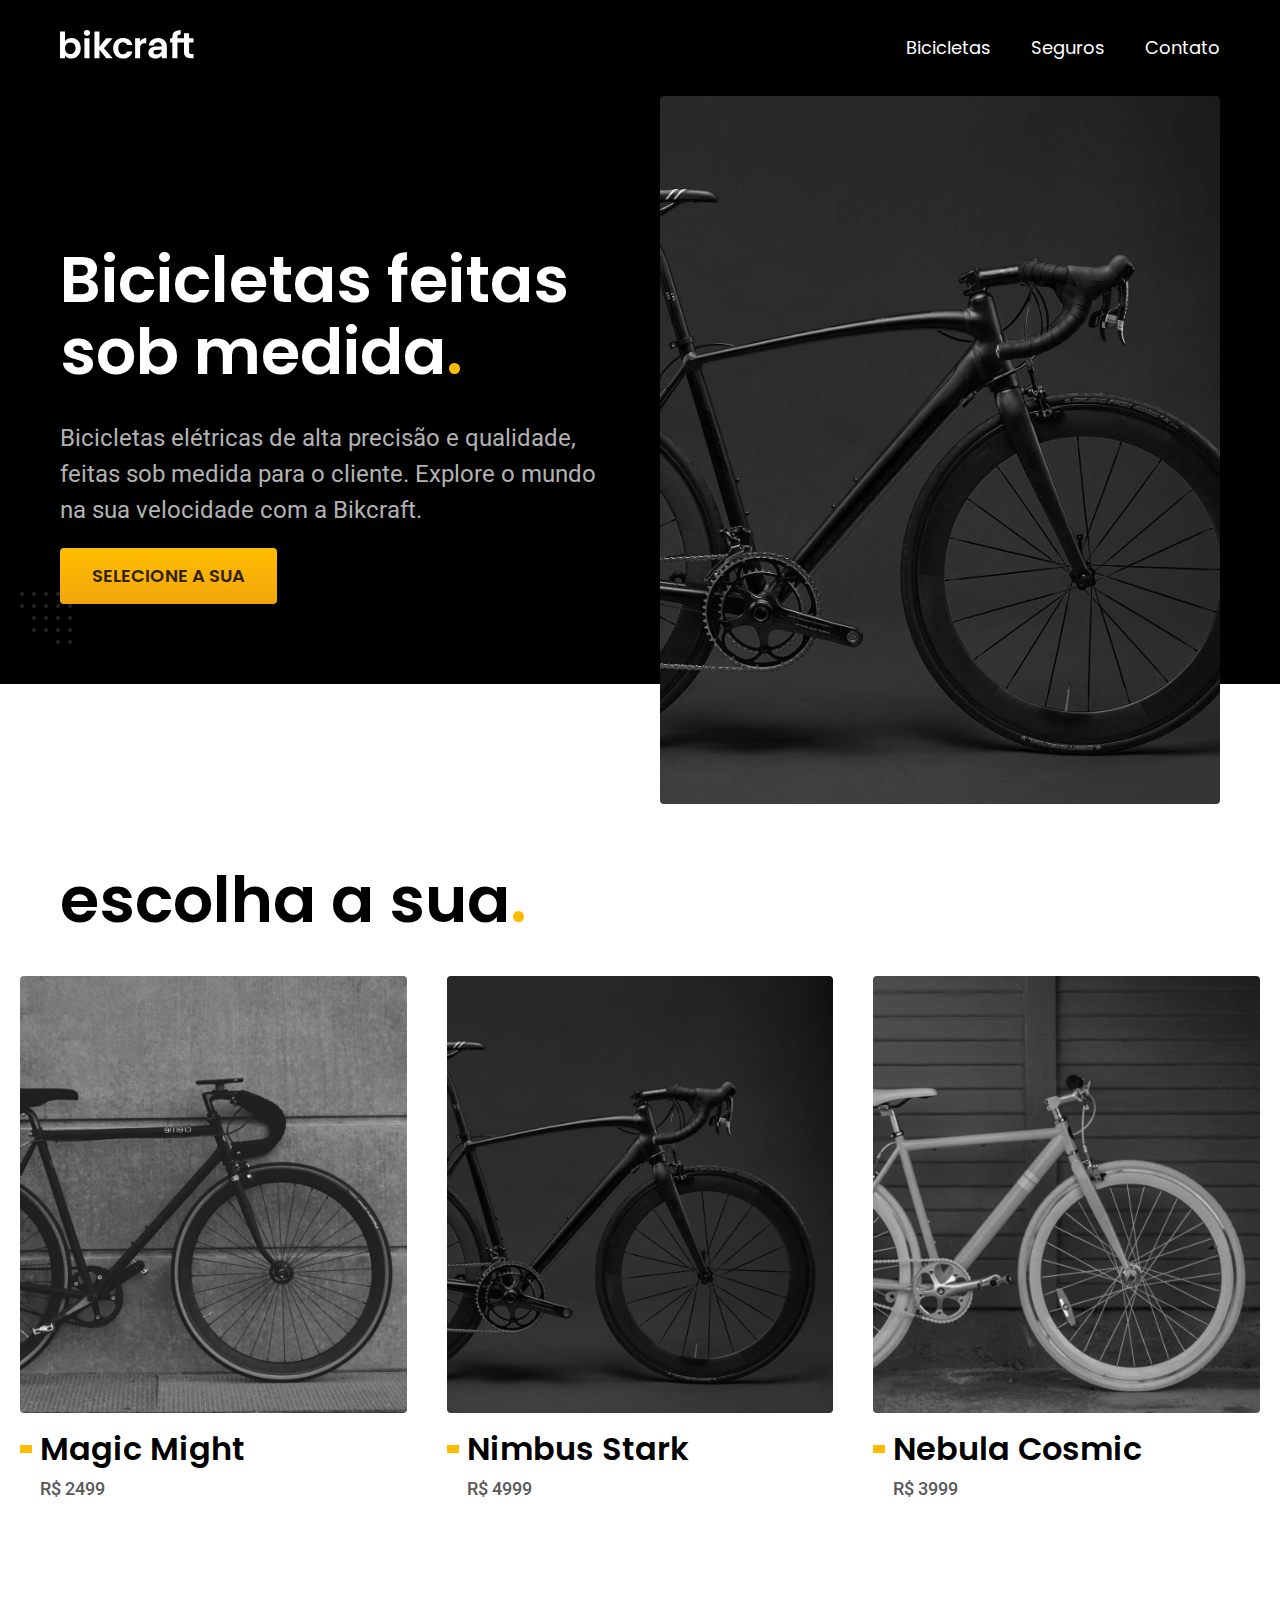
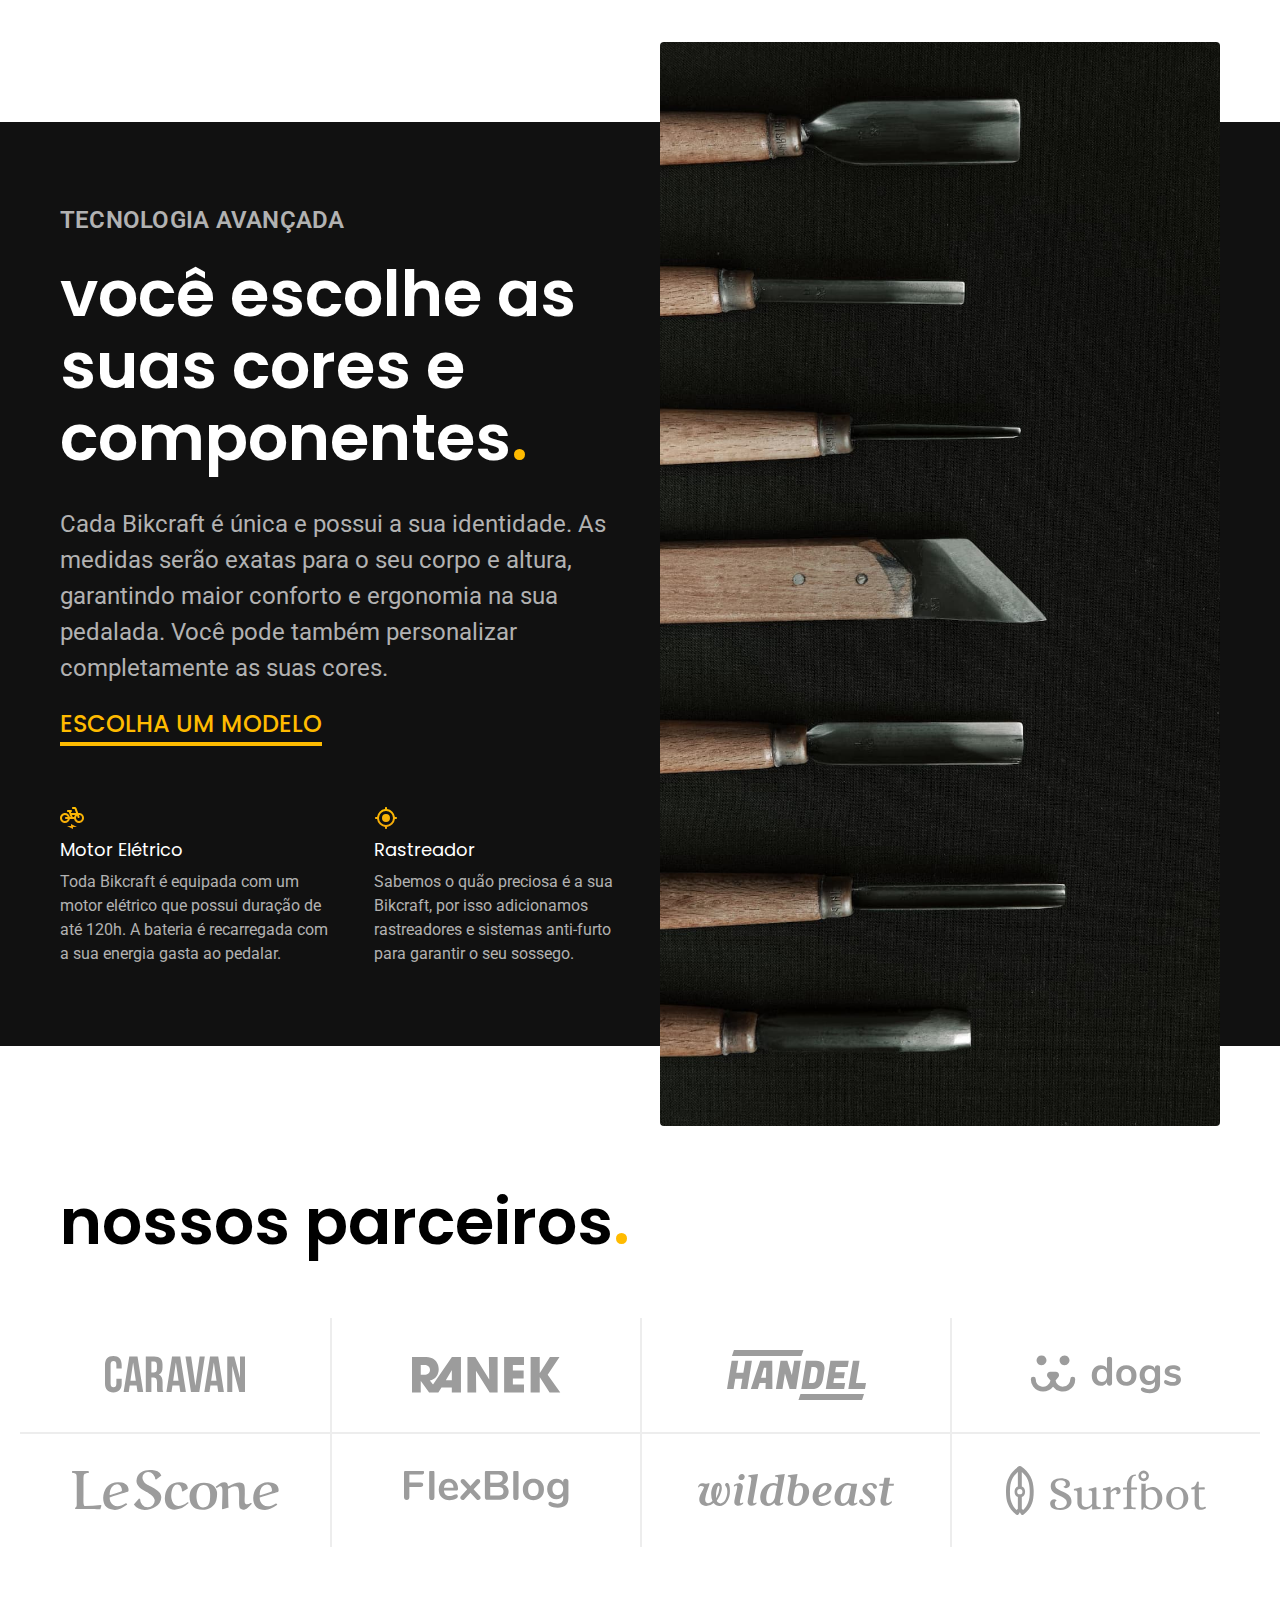
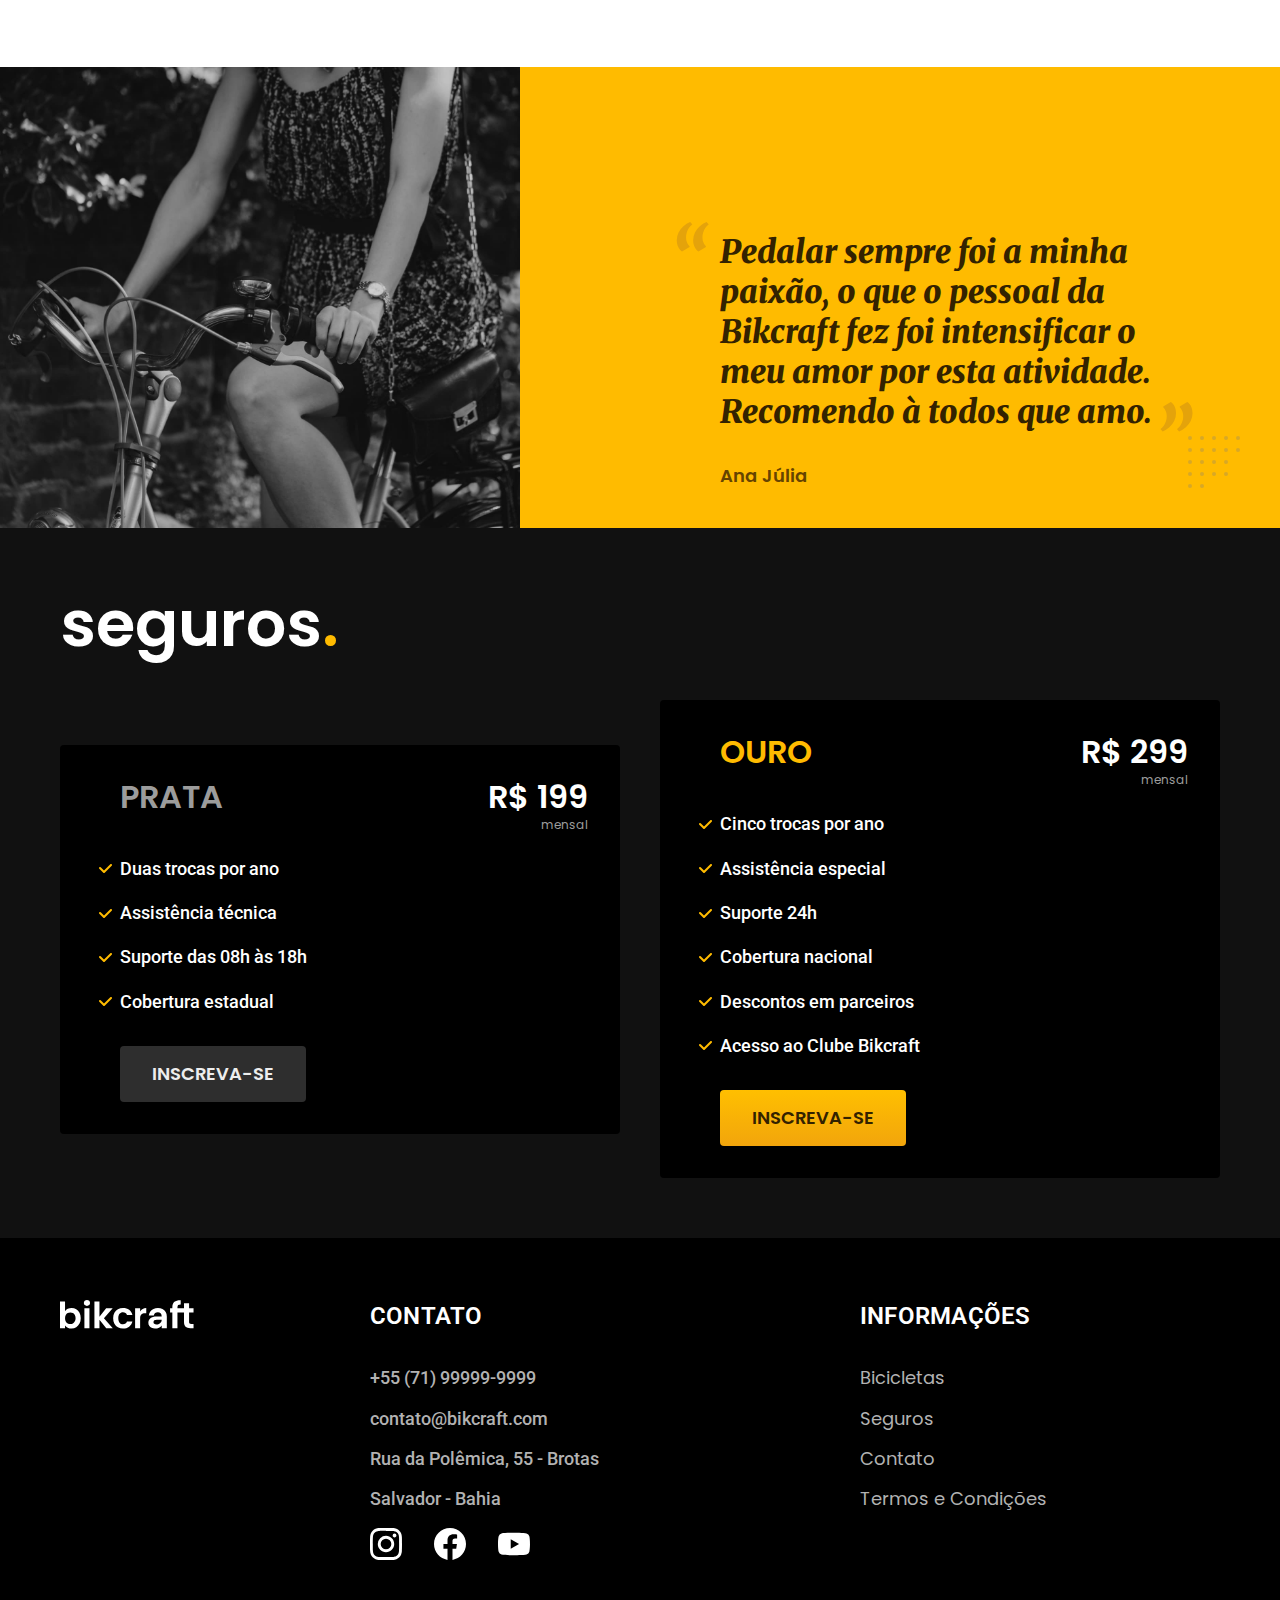
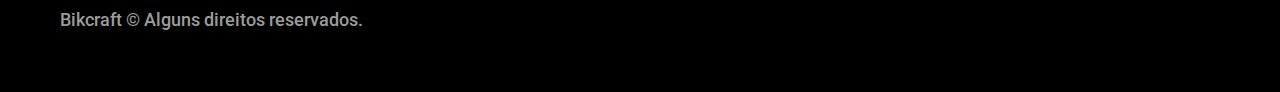
<file: index.html>
<!DOCTYPE html>
<html lang="pt-br">
<head>
    <meta charset="UTF-8">
    <meta name="viewport" content="width=device-width, initial-scale=1.0">
    <meta name="description" content="Bicicletas elétricas de alta precisão e qualidade,  
    feitas sob medida para o cliente. Explore o mundo na sua velocidade com a Bikcraft.">

    <link rel="icon" href="./favicon.svg" type="image/svg+xml">
    <link rel="preload" href="./css/style.css" as="style">
    <link rel="stylesheet" href="./css/style.css">

    <link rel="preconnect" href="https://fonts.googleapis.com">
    <link rel="preconnect" href="https://fonts.gstatic.com" crossorigin>
    <link href="https://fonts.googleapis.com/css2?family=Merriweather:ital,wght@1,900&family=Poppins:wght@400;600&family=Roboto:wght@400;500&display=swap" rel="stylesheet">

    <title>Bikcraft - Bicicletas Elétricas</title>

    <script>document.documentElement.classList.add('js')</script>
</head>

<body>
    

    <header class="header-bg">
        <div class="header container">
            <a href="./"><img src="./img/bikcraft.svg" alt="Logo Bikcraft"></a>
            <nav aria-label="primaria">
                <ul class="header-menu font-1-m c0">
                    <li><a href="./bicicletas.html">Bicicletas</a></li>
                    <li><a href="./seguros.html">Seguros</a></li>
                    <li><a href="./contato.html">Contato</a></li>
                </ul>
            </nav>
        </div>
    </header>


    <main class="intro-bg">
        <div class="intro container">
            <div class="intro-content">
                <h1 class="font-1-xxl">Bicicletas feitas sob medida<span>.</span></h1>
                <p class="font-2-l c5">Bicicletas elétricas de alta precisão e qualidade,  feitas sob medida para o cliente. Explore o mundo na sua velocidade com a Bikcraft.</p>
                <a class="button" href="./bicicletas.html">Selecione a sua</a>
            </div>
            <div><img src="./img/fotos/introducao.jpg" alt="Bicicleta preta"></div>
        </div>
    </main>


    <article class="bikes-lista">
        <h2 class="font-1-xxl container">escolha a sua<span>.</span></h2>
        <ul class="bikes-lista-itens">
            <li><a href="./bicicletas/magic.html">
                <div><img src="./img/bicicletas/magic-home.jpg" alt="Bicicleta preta."></div>
                <h3 class="font-1-xl">Magic Might</h3>
                <span class="font-2-m c8">R$ 2499</span>
            </a></li>
            <li><a href="./bicicletas/nimbus.html">
                <div><img src="./img/bicicletas/nimbus-home.jpg" alt="Bicicleta preta."></div>
                <h3 class="font-1-xl">Nimbus Stark</h3>
                <span class="font-2-m c8">R$ 4999</span>
            </a></li>
            <li><a href="./bicicletas/nebula.html">
                <div><img src="./img/bicicletas/nebula-home.jpg" alt="Bicicleta branca."></div>
                <h3 class="font-1-xl">Nebula Cosmic</h3>
                <span class="font-2-m c8">R$ 3999</span>
            </a></li>
        </ul>
    </article>


    <article class="tech-bg"> 
        <div class="tech container">
            <div class="tech-content">
                <h3 class="font-2-l-b c5">Tecnologia Avançada</h3>
                <h2 class="font-1-xxl c0">você escolhe as suas cores e componentes<span class="p1">.</span></h2>
                <p class="font-2-l c5">Cada Bikcraft é única e possui a sua identidade. As medidas serão exatas para o seu corpo e altura, garantindo maior conforto e ergonomia na sua pedalada. 
                Você pode também personalizar completamente as suas cores.</p>
                <a class="button-alt" href="./bicicletas.html">escolha um modelo</a>
                <div class="tech-vantagens">
                    <div class="tech-itens">
                        <img src="./img/icones/eletrica.svg" alt="">
                        <h4 class="font-1-m c0">Motor Elétrico</h4>
                        <p class="font-2-s c5">Toda Bikcraft é equipada com um motor elétrico que possui duração de até 120h. 
                        A bateria é recarregada com a sua energia gasta ao pedalar.</p>
                    </div>
                    <div>   
                        <img src="./img/icones/rastreador.svg" alt="">
                        <h4 class="font-1-m c0">Rastreador</h4>
                        <p class="font-2-s c5">Sabemos o quão preciosa é a sua Bikcraft, por isso adicionamos rastreadores e 
                        sistemas anti-furto para garantir o seu sossego.</p> 
                    </div>
                </div>
            </div>
            <div class="tech-img"><img src="./img/fotos/tecnologia.jpg" alt="Ferramentas."></div>
        </div>    
    </article>


    <section class="partners" aria-label="Nossos Parceiros">
        <h2 class="container font-1-xxl">nossos parceiros<span class="p1">.</span></h2>
        <ul>
            <li><img src="./img/parceiros/caravan.svg" alt="caravan"></li>
            <li><img src="./img/parceiros/ranek.svg" alt="ranek"></li>
            <li><img src="./img/parceiros/handel.svg" alt="handel"></li>
            <li><img src="./img/parceiros/dogs.svg" alt="dogs"></li>
            <li><img src="./img/parceiros/lescone.svg" alt="lescone"></li>
            <li><img src="./img/parceiros/flexblog.svg" alt="flexblog"></li>
            <li><img src="./img/parceiros/wildbeast.svg" alt="wildbeast"></li>
            <li><img src="./img/parceiros/surfbot.svg" alt="surfbot"></li>
        </ul>
    </section>


    <section class="depoimento" aria-label="Depoimento">
        <div><img src="./img/fotos/depoimento.jpg" alt="Criança andando de bikcraft"></div>
        <div class="depoimento-content">
            <blockquote class="font-1-xl p5">
                <p>Pedalar sempre foi a minha paixão, o que o pessoal da Bikcraft fez foi intensificar o meu 
                amor por esta atividade. Recomendo à todos que amo.</p>
            </blockquote>
            <span class="font-1-m-b p4">Ana Júlia</span>
        </div>
    </section>


    <article class="seguros-bg">
        <div class="seguros container">
            <h2 class="font-1-xxl c0">seguros<span class="p1">.</span></h2>
            <div class="seguros-item">
                <h3 class="font-1-xl c6">PRATA</h3>
                <span class="font-1-xl c0">R$ 199 <span class="font-1-xs c6">mensal</span></span>
                <ul class="font-2-m c0">
                    <li>Duas trocas por ano</li>
                    <li>Assistência técnica</li>
                    <li>Suporte das 08h às 18h</li>
                    <li>Cobertura estadual</li>
                </ul>
                <a href="./orcamento.html" class="button secundario">inscreva-se</a>
            </div>
            <div class="seguros-item">
                <h3 class="font-1-xl p1">OURO</h3>
                <span class="font-1-xl c0">R$ 299 <span class="font-1-xs c6">mensal</span></span>
                <ul class="font-2-m c0">
                    <li>Cinco trocas por ano</li>
                    <li>Assistência especial</li>
                    <li>Suporte 24h</li>
                    <li>Cobertura nacional</li>
                    <li>Descontos em parceiros</li>
                    <li>Acesso ao Clube Bikcraft</li>
                </ul>
                <a href="./orcamento.html" class="button">inscreva-se</a>
            </div>
        </div>
    </article>


    <footer class="footer-bg">
        <div class="footer container">    
            <img src="./img/bikcraft.svg" alt="Bikcraft">
            <div class="footer-contact">
                <h3 class="font-2-l-b c0">Contato</h3>
                <ul class="font-2-m c5">
                    <li><a href="tel: +5571999999999">+55 (71) 99999-9999</a></li>
                    <li><a href="mailto: contato@bikcraft.com">contato@bikcraft.com</a></li>
                    <li>Rua da Polêmica, 55 - Brotas</li>
                    <li>Salvador - Bahia</li>
                </ul>
                <div class="footer-redes">
                    <a href="./"><img src="./img/redes/instagram.svg" alt="Instagram"></a>
                    <a href="./"><img src="./img/redes/facebook.svg" alt="Facebook.svg"></a>
                    <a href="./"><img src="./img/redes/youtube.svg" alt="Youtube"></a>
                </div>
            </div>
            <div class="footer-info">
                <h3 class="font-2-l-b c0">Informações</h3>
                <nav><ul class="font-1-m c5">
                    <li><a href="./bicicletas.html">Bicicletas</a></li>
                    <li><a href="./seguros.html">Seguros</a></li>
                    <li><a href="./contato.html">Contato</a></li>
                    <li><a href="./termos.html">Termos e Condições</a></li>
                </ul></nav>
            </div>
            <p class="footer-copy font-2-m c6">Bikcraft © Alguns direitos reservados.</p>
        </div>
    </footer>


    <script src="./js/script.js"></script>
</body>
</html>
</file>
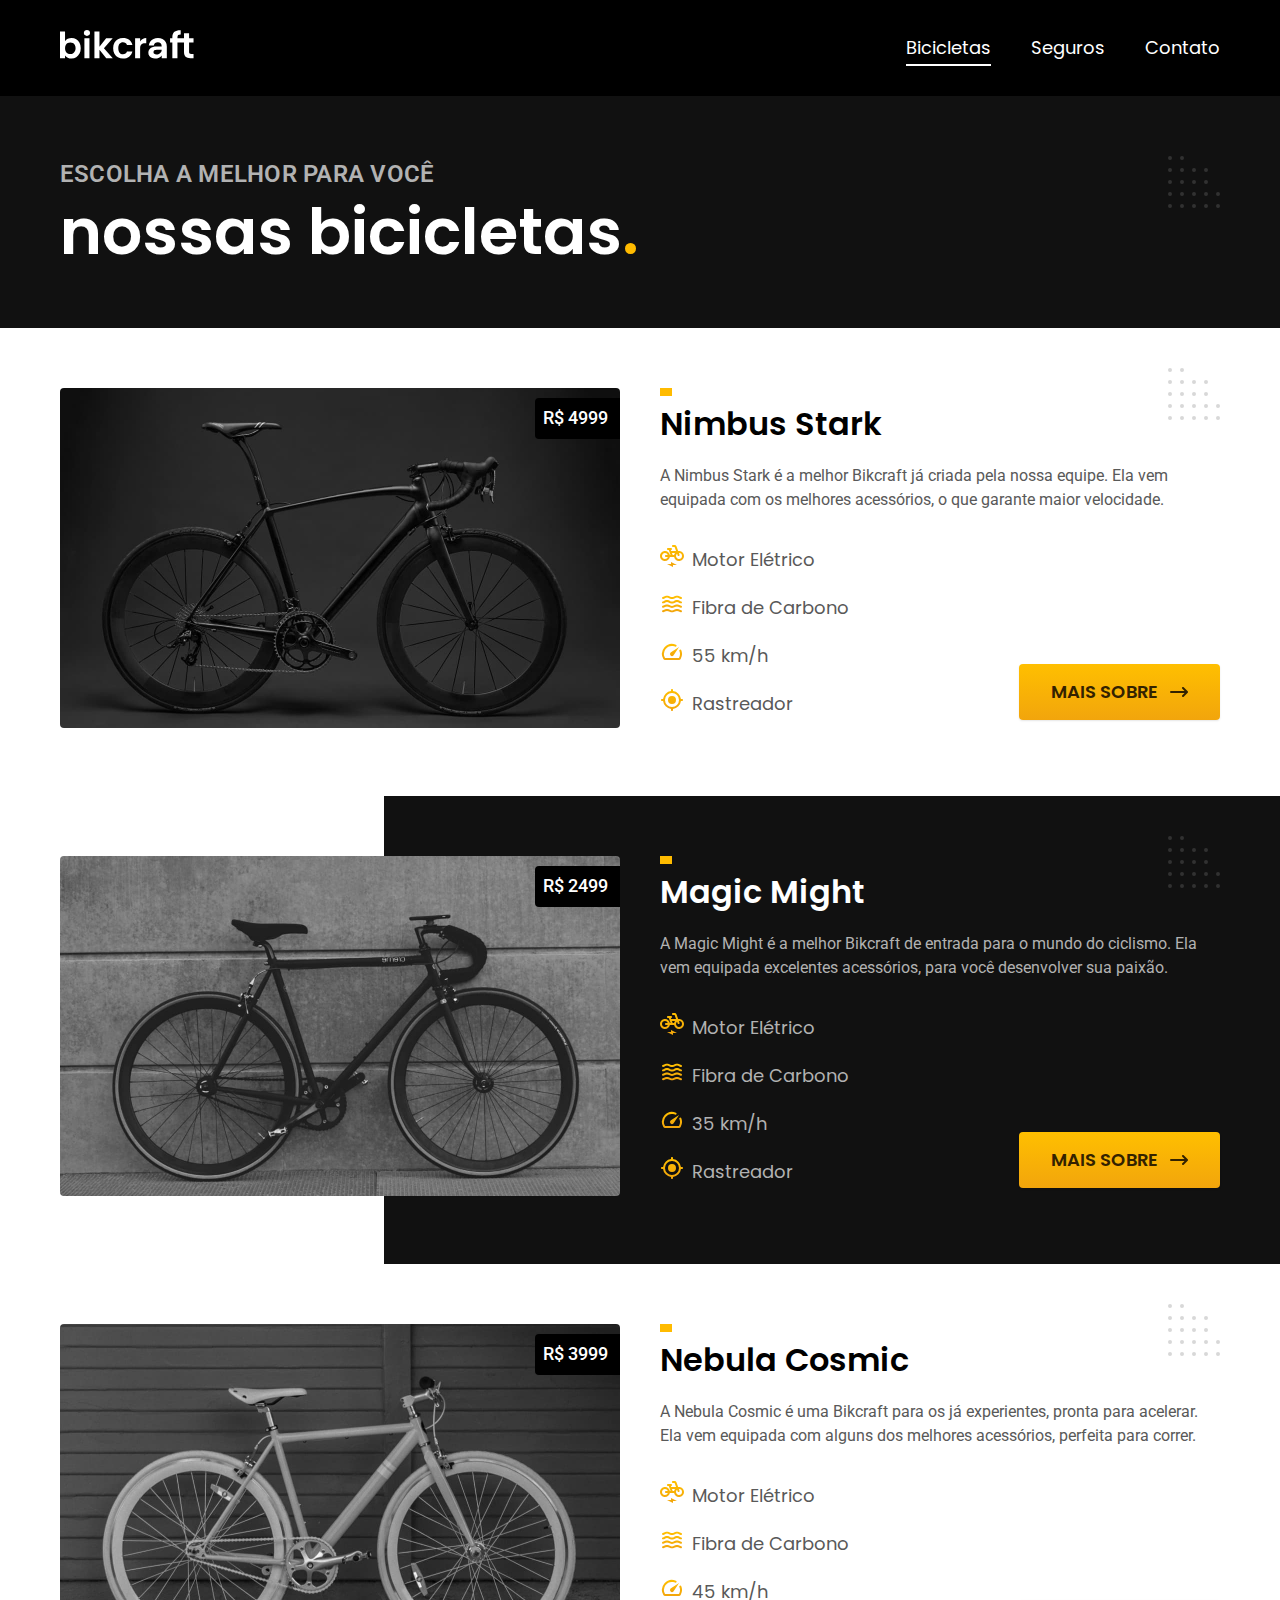
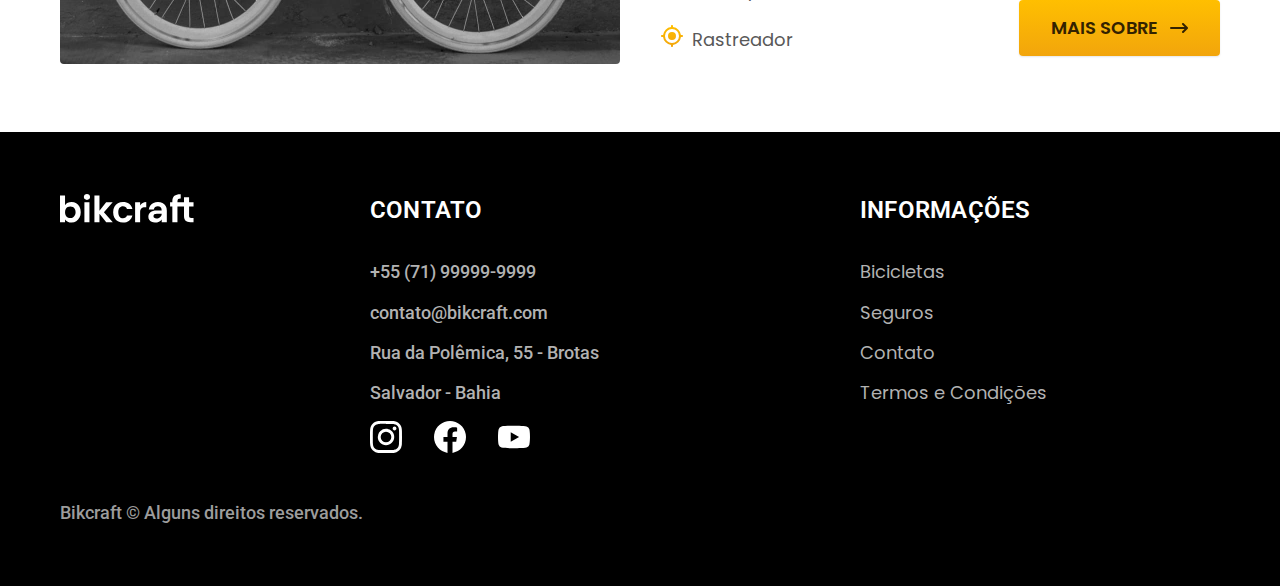
<file: bicicletas.html>
<!DOCTYPE html>
<html lang="pt-br">
<head>
    <meta charset="UTF-8">
    <meta name="viewport" content="width=device-width, initial-scale=1.0">
    <meta name="description" content="Bicicletas Bikcraft.">

    <link rel="icon" href="./favicon.svg" type="image/svg+xml">
    <link rel="preload" href="./css/style.css" as="style">
    <link rel="stylesheet" href="./css/style.css">
    
    <link rel="preconnect" href="https://fonts.googleapis.com">
    <link rel="preconnect" href="https://fonts.gstatic.com" crossorigin>
    <link href="https://fonts.googleapis.com/css2?family=Merriweather:ital,wght@1,900&family=Poppins:wght@400;600&family=Roboto:wght@400;500&display=swap" rel="stylesheet">

    <title>Bicicletas | Bikcraft</title>
    <script>document.documentElement.classList.add('js')</script>
</head>

<body id="bicicletas">
    <header class="header-bg">
        <div class="header container">
            <a href="./"><img src="./img/bikcraft.svg" alt="Logo Bikcraft"></a>
            <nav aria-label="primaria">
                <ul class="header-menu font-1-m c0">
                    <li><a href="./bicicletas.html">Bicicletas</a></li>
                    <li><a href="./seguros.html">Seguros</a></li>
                    <li><a href="./contato.html">Contato</a></li>
                </ul>
            </nav>
        </div>
    </header>


    <main>
        <div class="title-bg">
            <div class="title container">
                <p class="font-2-l-b c5">Escolha a melhor para você</p>
                <h1 class="font-1-xxl c0">nossas bicicletas<span class="p1">.</span></h1>
            </div>
        </div>
        

        <div class="bikes-bg">
            <div class="bikes container">
                <div class="bikes-img">
                    <img src="./img/bicicletas/nimbus.jpg" alt="Bicicleta elétrica preta">
                    <span class="font-2-m c0">R$ 4999</span>
                </div>
                <div class="bikes-content">
                    <h2 class="font-1-xl">Nimbus Stark</h2>
                    <p class="font-2-s c8">A Nimbus Stark é a melhor Bikcraft já criada pela nossa equipe. 
                    Ela vem equipada com os melhores acessórios, o que garante maior velocidade.</p>
                    <ul class="font-1-m c8">
                        <li>
                            <img src="./img/icones/eletrica.svg" alt="">
                            Motor Elétrico
                        </li>
                        <li>
                            <img src="./img/icones/carbono.svg" alt="">
                            Fibra de Carbono
                        </li>
                        <li>
                            <img src="./img/icones/velocidade.svg" alt="">
                            55 km/h
                        </li>
                        <li>
                            <img src="./img/icones/rastreador.svg" alt="">
                            Rastreador
                        </li>
                    </ul>
                    <a class="button seta" href="./bicicletas/nimbus.html">mais sobre</a>
                </div>
            </div>
        </div>


        <div class="bikes-bg">
            <div class="bikes container">
                <div class="bikes-img">
                    <img src="./img/bicicletas/magic.jpg" alt="Bicicleta elétrica preta">
                    <span class="font-2-m c0">R$ 2499</span>
                </div>
                <div class="bikes-content">
                    <h2 class="font-1-xl c0">Magic Might</h2>
                    <p class="font-2-s c5">A Magic Might é a melhor Bikcraft de entrada para o mundo do ciclismo. 
                    Ela vem equipada excelentes acessórios, para você desenvolver sua paixão.</p>
                    <ul class="font-1-m c5">
                        <li>
                            <img src="./img/icones/eletrica.svg" alt="">
                            Motor Elétrico
                        </li>
                        <li>
                            <img src="./img/icones/carbono.svg" alt="">
                            Fibra de Carbono
                        </li>
                        <li>
                            <img src="./img/icones/velocidade.svg" alt="">
                            35 km/h
                        </li>
                        <li>
                            <img src="./img/icones/rastreador.svg" alt="">
                            Rastreador
                        </li>
                    </ul>
                    <a class="button seta" href="./bicicletas/magic.html">mais sobre</a>
                </div>
            </div>
        </div>


        <div class="bikes-bg">
            <div class="bikes container">
                <div class="bikes-img">
                    <img src="./img/bicicletas/nebula.jpg" alt="Bicicleta elétrica branca">
                    <span class="font-2-m c0">R$ 3999</span>
                </div>
                <div class="bikes-content">
                    <h2 class="font-1-xl">Nebula Cosmic</h2>
                    <p class="font-2-s c8">A Nebula Cosmic é uma Bikcraft para os já experientes, pronta para acelerar. 
                    Ela vem equipada com alguns dos melhores acessórios, perfeita para correr.</p>
                    <ul class="font-1-m c8">
                        <li>
                            <img src="./img/icones/eletrica.svg" alt="">
                            Motor Elétrico
                        </li>
                        <li>
                            <img src="./img/icones/carbono.svg" alt="">
                            Fibra de Carbono
                        </li>
                        <li>
                            <img src="./img/icones/velocidade.svg" alt="">
                            45 km/h
                        </li>
                        <li>
                            <img src="./img/icones/rastreador.svg" alt="">
                            Rastreador
                        </li>
                    </ul>
                    <a class="button seta" href="./bicicletas/nebula.html">mais sobre</a>
                </div>
            </div>
        </div> 
    </main>
    

    <footer class="footer-bg">
        <div class="footer container">    
            <img src="./img/bikcraft.svg" alt="Bikcraft">
            <div class="footer-contact">
                <h3 class="font-2-l-b c0">Contato</h3>
                <ul class="font-2-m c5">
                    <li><a href="tel: +5571999999999">+55 (71) 99999-9999</a></li>
                    <li><a href="mailto: contato@bikcraft.com">contato@bikcraft.com</a></li>
                    <li>Rua da Polêmica, 55 - Brotas</li>
                    <li>Salvador - Bahia</li>
                </ul>
                <div class="footer-redes">
                    <a href="./"><img src="./img/redes/instagram.svg" alt="Instagram"></a>
                    <a href="./"><img src="./img/redes/facebook.svg" alt="Facebook.svg"></a>
                    <a href="./"><img src="./img/redes/youtube.svg" alt="Youtube"></a>
                </div>
            </div>
            <div class="footer-info">
                <h3 class="font-2-l-b c0">Informações</h3>
                <nav><ul class="font-1-m c5">
                    <li><a href="./bicicletas.html">Bicicletas</a></li>
                    <li><a href="./seguros.html">Seguros</a></li>
                    <li><a href="./contato.html">Contato</a></li>
                    <li><a href="./termos.html">Termos e Condições</a></li>
                </ul></nav>
            </div>
            <p class="footer-copy font-2-m c6">Bikcraft © Alguns direitos reservados.</p>
        </div>
    </footer>
    <script src="./js/script.js"></script>
</body>
</html>
</file>
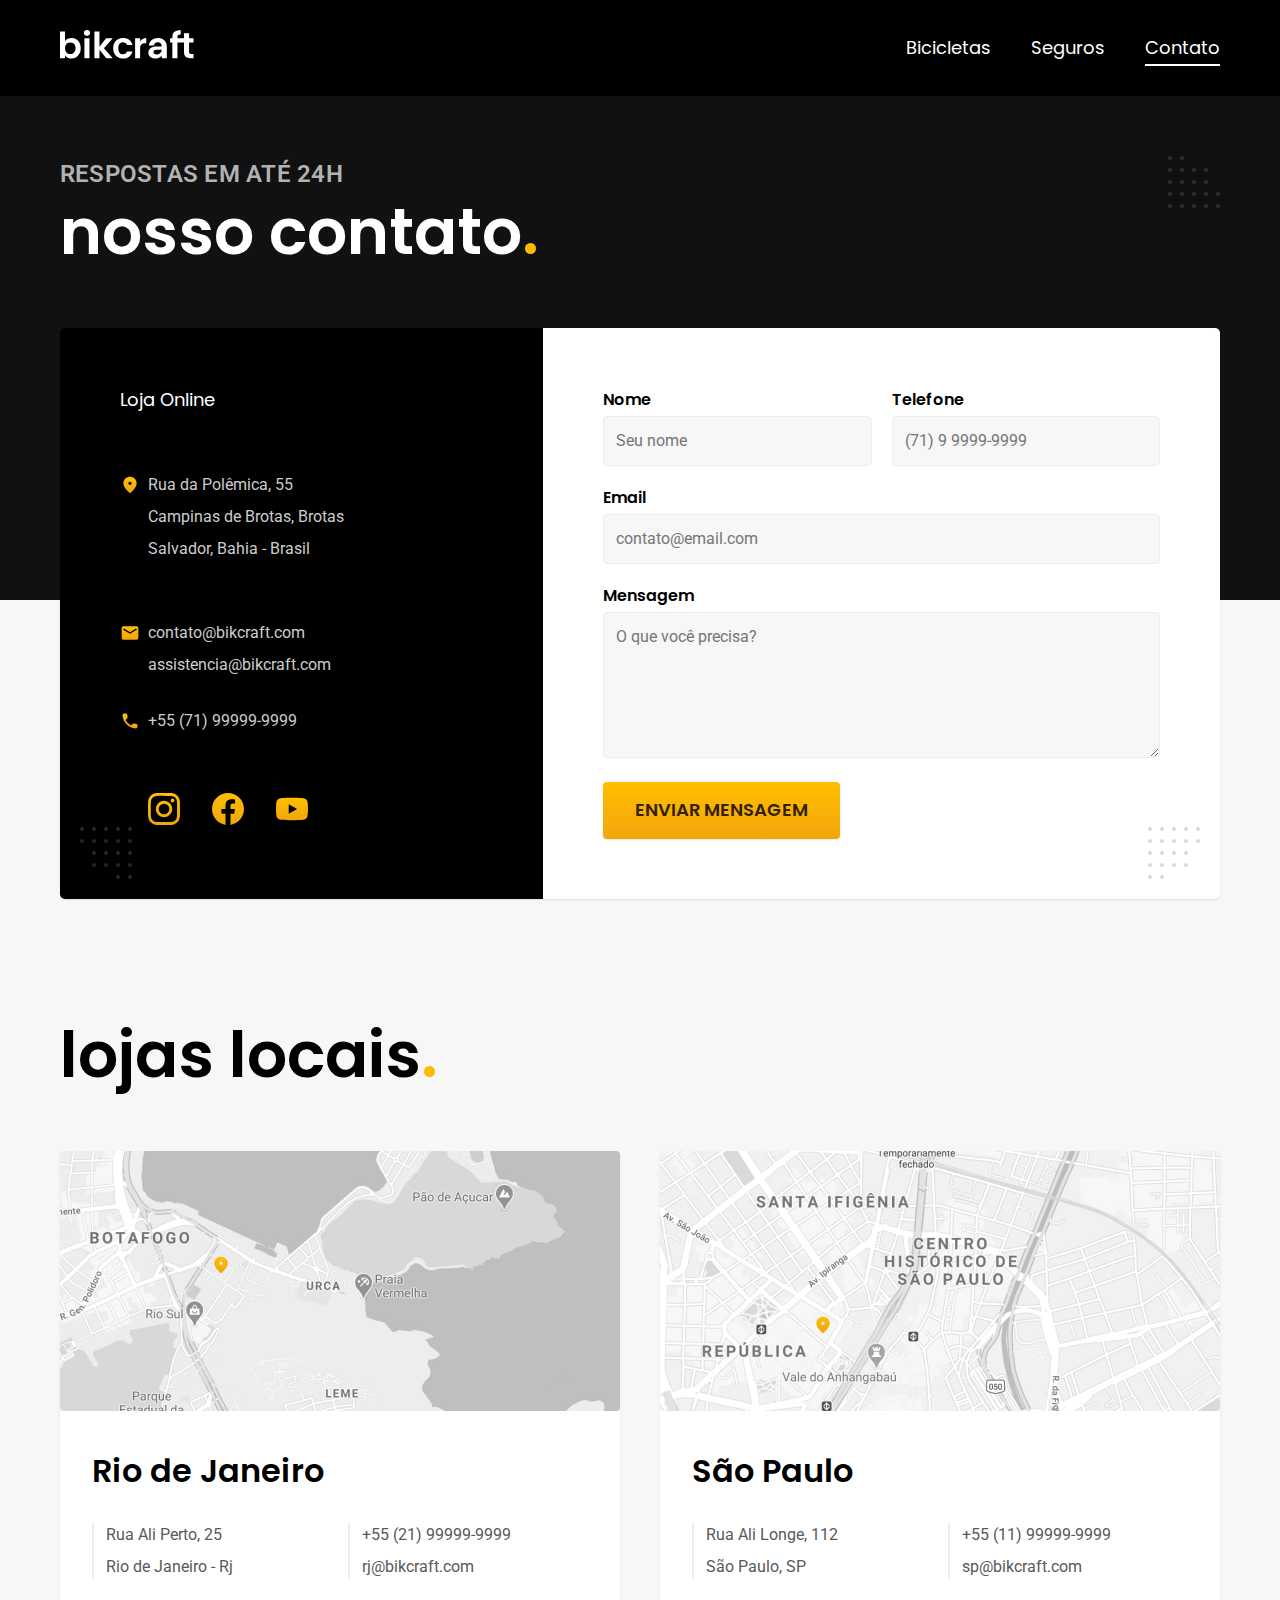
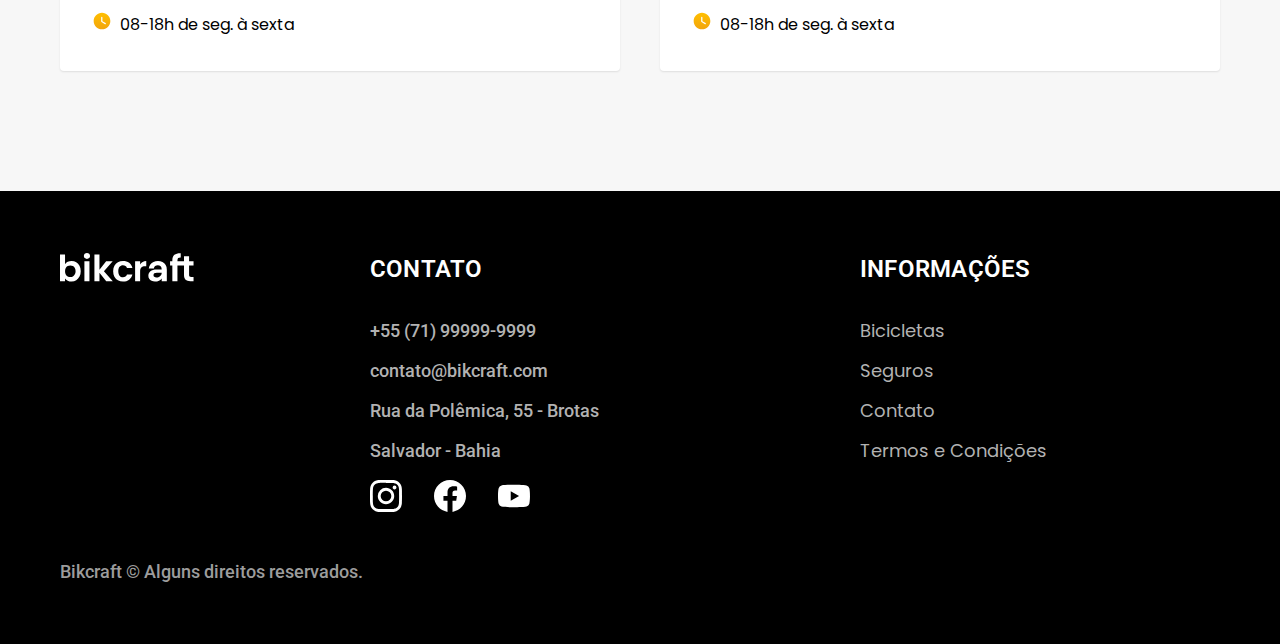
<file: contato.html>
<!DOCTYPE html>
<html lang="pt-br">
<head>
    <meta charset="UTF-8">
    <meta name="viewport" content="width=device-width, initial-scale=1.0">
    <meta name="description" content="Contato.">

    <link rel="icon" href="./favicon.svg" type="image/svg+xml">
    <link rel="preload" href="./css/style.css" as="style">
    <link rel="stylesheet" href="./css/style.css">
    
    <link rel="preconnect" href="https://fonts.googleapis.com">
    <link rel="preconnect" href="https://fonts.gstatic.com" crossorigin>
    <link href="https://fonts.googleapis.com/css2?family=Merriweather:ital,wght@1,900&family=Poppins:wght@400;600&family=Roboto:wght@400;500&display=swap" rel="stylesheet">

    <title>Contato | Bikcraft</title>
    <script>document.documentElement.classList.add('js')</script>
</head>

<body id="contato">
    <header class="header-bg">
        <div class="header container">
            <a href="./"><img src="./img/bikcraft.svg" alt="Logo Bikcraft"></a>
            <nav aria-label="primaria">
                <ul class="header-menu font-1-m c0">
                    <li><a href="./bicicletas.html">Bicicletas</a></li>
                    <li><a href="./seguros.html">Seguros</a></li>
                    <li><a href="./contato.html">Contato</a></li>
                </ul>
            </nav>
        </div>
    </header>


    <main>
        <div class="title-bg">
            <div class="title container">
                <p class="font-2-l-b c5">respostas em até 24h</p>
                <h1 class="font-1-xxl c0">nosso contato<span class="p1">.</span></h1>
            </div>
        </div>


        <div class="contato container">
            <section aria-label="Endereço" class="contato-dados">

                <h2 class="font-1-m c0">Loja Online</h2>

                <div class="contato-adress font-2-s c4">
                    <p>Rua da Polêmica, 55</p>
                    <p>Campinas de Brotas, Brotas</p>
                    <p>Salvador, Bahia - Brasil</p>
                </div>

                <address class="contato-meios font-2-s c4">
                    <a href="mailto: contato@bikcraft.com">contato@bikcraft.com</a>
                    <a href="mailto: assistencia@bikcraft.com">assistencia@bikcraft.com</a>
                    <a href="tel: +5571999999999">+55 (71) 99999-9999</a>
                </address>

                <div class="contato-redes">
                    <a href="./"><img src="./img/redes/instagram-p.svg" alt="Instagram"></a>
                    <a href="./"><img src="./img/redes/facebook-p.svg" alt="Facebook.svg"></a>
                    <a href="./"><img src="./img/redes/youtube-p.svg" alt="Youtube"></a>
                </div>
            </section>


            <section aria-label="Formulário" class="contato-form">
                <form action="./contato.html" class="form">
                    <div><label for="nome">Nome</label><input type="text" name="nome" id="nome" placeholder="Seu nome"></div>
                    <div><label for="telefone">Telefone</label><input type="text" name="telefone" id="telefone" placeholder="(71) 9 9999-9999"></div>
                    <div class="col-2"><label for="email">Email</label><input type="email" name="email" id="email" placeholder="contato@email.com"></div>
                    <div class="col-2"><label for="mensagem">Mensagem</label><textarea name="mensage" id="mensagem" rows="5" placeholder="O que você precisa?"></textarea></div>
                    <button class="button col-2">enviar mensagem</button>
                </form>
            </section>
        </div>
    </main>


    <article class="lojas container">
        <h2 class="font-1-xxl">lojas locais<span class="p1">.</span></h2>

        <div class="lojas-item">
            <img src="./img/lojas/rj.jpg" alt="Mapa marcando endereço em Rua Ali Perto, 25 - Rio de Janeiro, RJ.">
            <div class="lojas-content">
                <h3 class="font-1-xl">Rio de Janeiro</h3>
                <div class="lojas-dados font-2-s c8">
                    <p>Rua Ali Perto, 25</p>
                    <p>Rio de Janeiro - Rj</p>
                </div>
                <div class="lojas-dados font-2-s c8">
                    <a href="tel: +5571999999999">+55 (21) 99999-9999</a>
                    <a href="mailto: rj@bikcraft.com">rj@bikcraft.com</a>
                </div>
                <p class="lojas-tempo font-1-s"><img src="./img/icones/horario.svg" alt="">08-18h de seg. à sexta</p>
            </div>
        </div>


        <div class="lojas-item">
            <img src="./img/lojas/sp.jpg" alt="Mapa marcando endereço em Rua Ali Longe, 112 - São Paulo, SP.">
            <div class="lojas-content">
                <h3 class="font-1-xl">São Paulo</h3>
                <div class="lojas-dados font-2-s c8">
                    <p>Rua Ali Longe, 112</p>
                    <p>São Paulo, SP</p>
                </div>
                <div class="lojas-dados font-2-s c8">
                    <a href="tel: +5511999999999">+55 (11) 99999-9999</a>
                    <a href="mailto: sp@bikcraft.com">sp@bikcraft.com</a>
                </div>
                <p class="lojas-tempo font-1-s"><img src="./img/icones/horario.svg" alt="">08-18h de seg. à sexta</p>
            </div>
        </div>


    </article>
    

    <footer class="footer-bg">
        <div class="footer container">    
            <img src="./img/bikcraft.svg" alt="Bikcraft">
            <div class="footer-contact">
                <h3 class="font-2-l-b c0">Contato</h3>
                <ul class="font-2-m c5">
                    <li><a href="tel: +5571999999999">+55 (71) 99999-9999</a></li>
                    <li><a href="mailto: contato@bikcraft.com">contato@bikcraft.com</a></li>
                    <li>Rua da Polêmica, 55 - Brotas</li>
                    <li>Salvador - Bahia</li>
                </ul>
                <div class="footer-redes">
                    <a href="./"><img src="./img/redes/instagram.svg" alt="Instagram"></a>
                    <a href="./"><img src="./img/redes/facebook.svg" alt="Facebook.svg"></a>
                    <a href="./"><img src="./img/redes/youtube.svg" alt="Youtube"></a>
                </div>
            </div>
            <div class="footer-info">
                <h3 class="font-2-l-b c0">Informações</h3>
                <nav><ul class="font-1-m c5">
                    <li><a href="./bicicletas.html">Bicicletas</a></li>
                    <li><a href="./seguros.html">Seguros</a></li>
                    <li><a href="./contato.html">Contato</a></li>
                    <li><a href="./termos.html">Termos e Condições</a></li>
                </ul></nav>
            </div>
            <p class="footer-copy font-2-m c6">Bikcraft © Alguns direitos reservados.</p>
        </div>
    </footer>
    <script src="./js/script.js"></script>
    <script src="./js/formulario.js"></script>
</body>
</html>
</file>
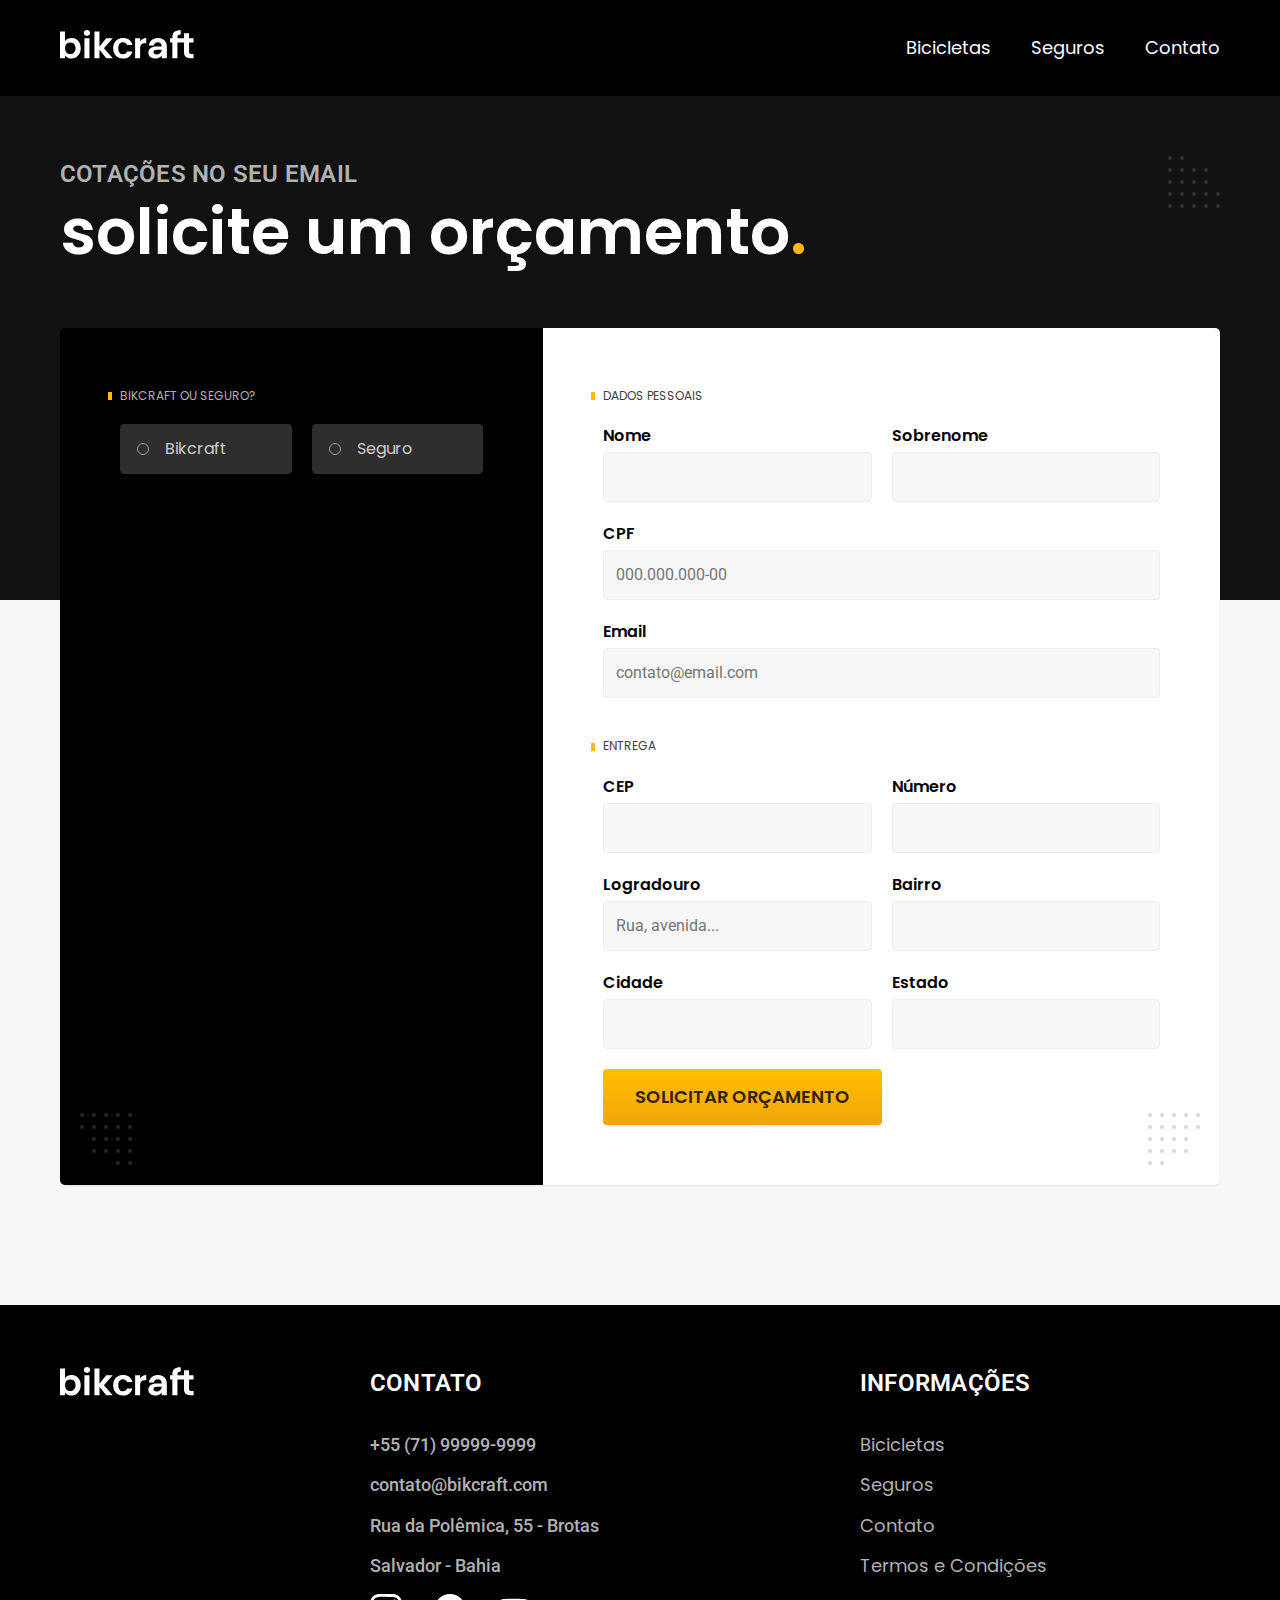
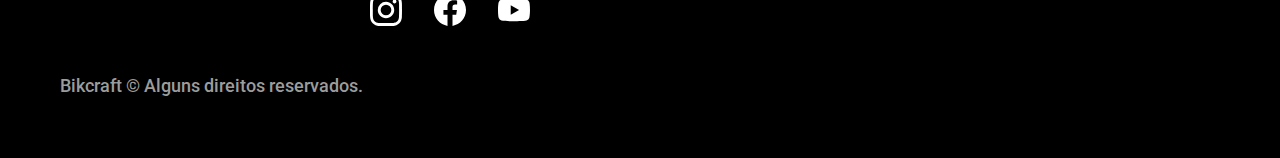
<file: orcamento.html>
<!DOCTYPE html>
<html lang="pt-br">
<head>
    <meta charset="UTF-8">
    <meta name="viewport" content="width=device-width, initial-scale=1.0">
    <meta name="description" content="Orçamento.">

    <link rel="icon" href="./favicon.svg" type="image/svg+xml">
    <link rel="preload" href="./css/style.css" as="style">
    <link rel="stylesheet" href="./css/style.css">
    
    <link rel="preconnect" href="https://fonts.googleapis.com">
    <link rel="preconnect" href="https://fonts.gstatic.com" crossorigin>
    <link href="https://fonts.googleapis.com/css2?family=Merriweather:ital,wght@1,900&family=Poppins:wght@400;600&family=Roboto:wght@400;500&display=swap" rel="stylesheet">

    <title>Orçamento | Bikcraft</title>
    <script>document.documentElement.classList.add('js')</script>
</head>

<body id="orcamento">
    <header class="header-bg">
        <div class="header container">
            <a href="./"><img src="./img/bikcraft.svg" alt="Logo Bikcraft"></a>
            <nav aria-label="primaria">
                <ul class="header-menu font-1-m c0">
                    <li><a href="./bicicletas.html">Bicicletas</a></li>
                    <li><a href="./seguros.html">Seguros</a></li>
                    <li><a href="./contato.html">Contato</a></li>
                </ul>
            </nav>
        </div>
    </header>


    <main>
        <div class="title-bg">
            <div class="title container">
                <p class="font-2-l-b c5">cotações no seu email</p>
                <h1 class="font-1-xxl c0">solicite um orçamento<span class="p1">.</span></h1>
            </div>
        </div>

        
        <form action="./" class="orcamento container">  
            <div class="orcamento-produto">
                <h2 class="font-1-xs c5">Bikcraft ou Seguro?</h2>
                <input type="radio" name="tipo" value="bikcraft" id="bikcraft">
                <label for="bikcraft">Bikcraft</label>
                <input type="radio" name="tipo" value="seguro" id="seguro">
                <label for="seguro">Seguro</label>

                <div class="orcamento-content" id="orcamento-bikcraft">
                    <h2 class="font-1-xs c5">Escolha a sua</h2>
                    <input type="radio" name="produto" value="nimbus" id="nimbus"><label for="nimbus">Nimbus Stark <span>R$ 4999</span></label>
                    <div class="orcamento-detail">
                        <ul class="font-1-xs c8">
                            <li><img src="./img/icones/eletrica.svg" alt="">Motor Elétrico</li>
                            <li><img src="./img/icones/carbono.svg" alt="">Fibra de Carbono</li>
                            <li><img src="./img/icones/velocidade.svg" alt="">55 km/h</li>
                            <li><img src="./img/icones/rastreador.svg" alt="">Rastreador</li>
                        </ul>
                        <img src="./img/bicicletas/nimbus.jpg" alt="bicicleta preta">
                    </div>
                    <input type="radio" name="produto" value="magic" id="magic"><label for="magic">Magic Might <span>R$ 2499</span></label>
                    <div class="orcamento-detail">
                        <ul class="font-1-xs c8">
                            <li><img src="./img/icones/eletrica.svg" alt="">Motor Elétrico</li>
                            <li><img src="./img/icones/carbono.svg" alt="">Fibra de Carbono</li>
                            <li><img src="./img/icones/velocidade.svg" alt="">35 km/h</li>
                            <li><img src="./img/icones/rastreador.svg" alt="">Rastreador</li>
                        </ul>
                        <img src="./img/bicicletas/magic.jpg" alt="bicicleta preta">
                    </div>
                    <input type="radio" name="produto" value="nebula" id="nebula"><label for="nebula">Nebula Cosmic <span>R$ 3999</span></label>
                    <div class="orcamento-detail">
                        <ul class="font-1-xs c8">
                            <li><img src="./img/icones/eletrica.svg" alt="">Motor Elétrico</li>
                            <li><img src="./img/icones/carbono.svg" alt="">Fibra de Carbono</li>
                            <li><img src="./img/icones/velocidade.svg" alt="">45 km/h</li>
                            <li><img src="./img/icones/rastreador.svg" alt="">Rastreador</li>
                        </ul>
                        <img src="./img/bicicletas/nebula.jpg" alt="bicicleta branca">
                    </div>
                </div>

                <div class="orcamento-content" id="orcamento-seguro">
                    <h2 class="font-1-xs c5">Escolha o seu plano</h2>
                    <input type="radio" name="produto" value="prata" id="prata"><label for="prata">Prata <span>R$ 199</span></label>
                    <input type="radio" name="produto" value="ouro" id="ouro"><label for="ouro">Ouro <span>R$ 299</span></label>
                </div>
            </div>


            <div class="orcamento-dados form">
                <h2 class="font-1-xs c9 col-2">dados pessoais</h2>
                <div><label for="nome">Nome</label><input type="text" name="nome" id="nome"></div>
                <div><label for="sobrenome">Sobrenome</label><input type="text" name="sobrenome" id="sobrenome"></div>
                <div class="col-2"><label for="cpf">CPF</label><input type="text" name="cpf" id="cpf" placeholder="000.000.000-00"></div>
                <div class="col-2"><label for="email">Email</label><input type="email" name="email" id="email" placeholder="contato@email.com"></div>
                

                <h2 class="font-1-xs c9 col-2">entrega</h2>
                <div><label for="cep">CEP</label><input type="text" name="cep" id="cep"></div>
                <div><label for="número">Número</label><input type="text" name="número" id="número"></div>
                <div><label for="logradouro">Logradouro</label><input type="text" name="logradouro" id="logradouro" placeholder="Rua, avenida..."></div>
                <div><label for="bairro">Bairro</label><input type="text" name="bairro" id="bairro"></div>
                <div><label for="cidade">Cidade</label><input type="text" name="cidade" id="cidade"></div>
                <div><label for="estado">Estado</label><input type="text" name="estado" id="estado"></div>
                
                <button class="button col-2">solicitar orçamento</button>
            </div>
        </form>
    </main>
    

    <footer class="footer-bg">
        <div class="footer container">    
            <img src="./img/bikcraft.svg" alt="Bikcraft">
            <div class="footer-contact">
                <h3 class="font-2-l-b c0">Contato</h3>
                <ul class="font-2-m c5">
                    <li><a href="tel: +5571999999999">+55 (71) 99999-9999</a></li>
                    <li><a href="mailto: contato@bikcraft.com">contato@bikcraft.com</a></li>
                    <li>Rua da Polêmica, 55 - Brotas</li>
                    <li>Salvador - Bahia</li>
                </ul>
                <div class="footer-redes">
                    <a href="./"><img src="./img/redes/instagram.svg" alt="Instagram"></a>
                    <a href="./"><img src="./img/redes/facebook.svg" alt="Facebook.svg"></a>
                    <a href="./"><img src="./img/redes/youtube.svg" alt="Youtube"></a>
                </div>
            </div>
            <div class="footer-info">
                <h3 class="font-2-l-b c0">Informações</h3>
                <nav><ul class="font-1-m c5">
                    <li><a href="./bicicletas.html">Bicicletas</a></li>
                    <li><a href="./seguros.html">Seguros</a></li>
                    <li><a href="./contato.html">Contato</a></li>
                    <li><a href="./termos.html">Termos e Condições</a></li>
                </ul></nav>
            </div>
            <p class="footer-copy font-2-m c6">Bikcraft © Alguns direitos reservados.</p>
        </div>
    </footer>
    <script src="./js/script.js"></script>
    <script src="./js/formulario.js"></script>
</body>
</html>
</file>
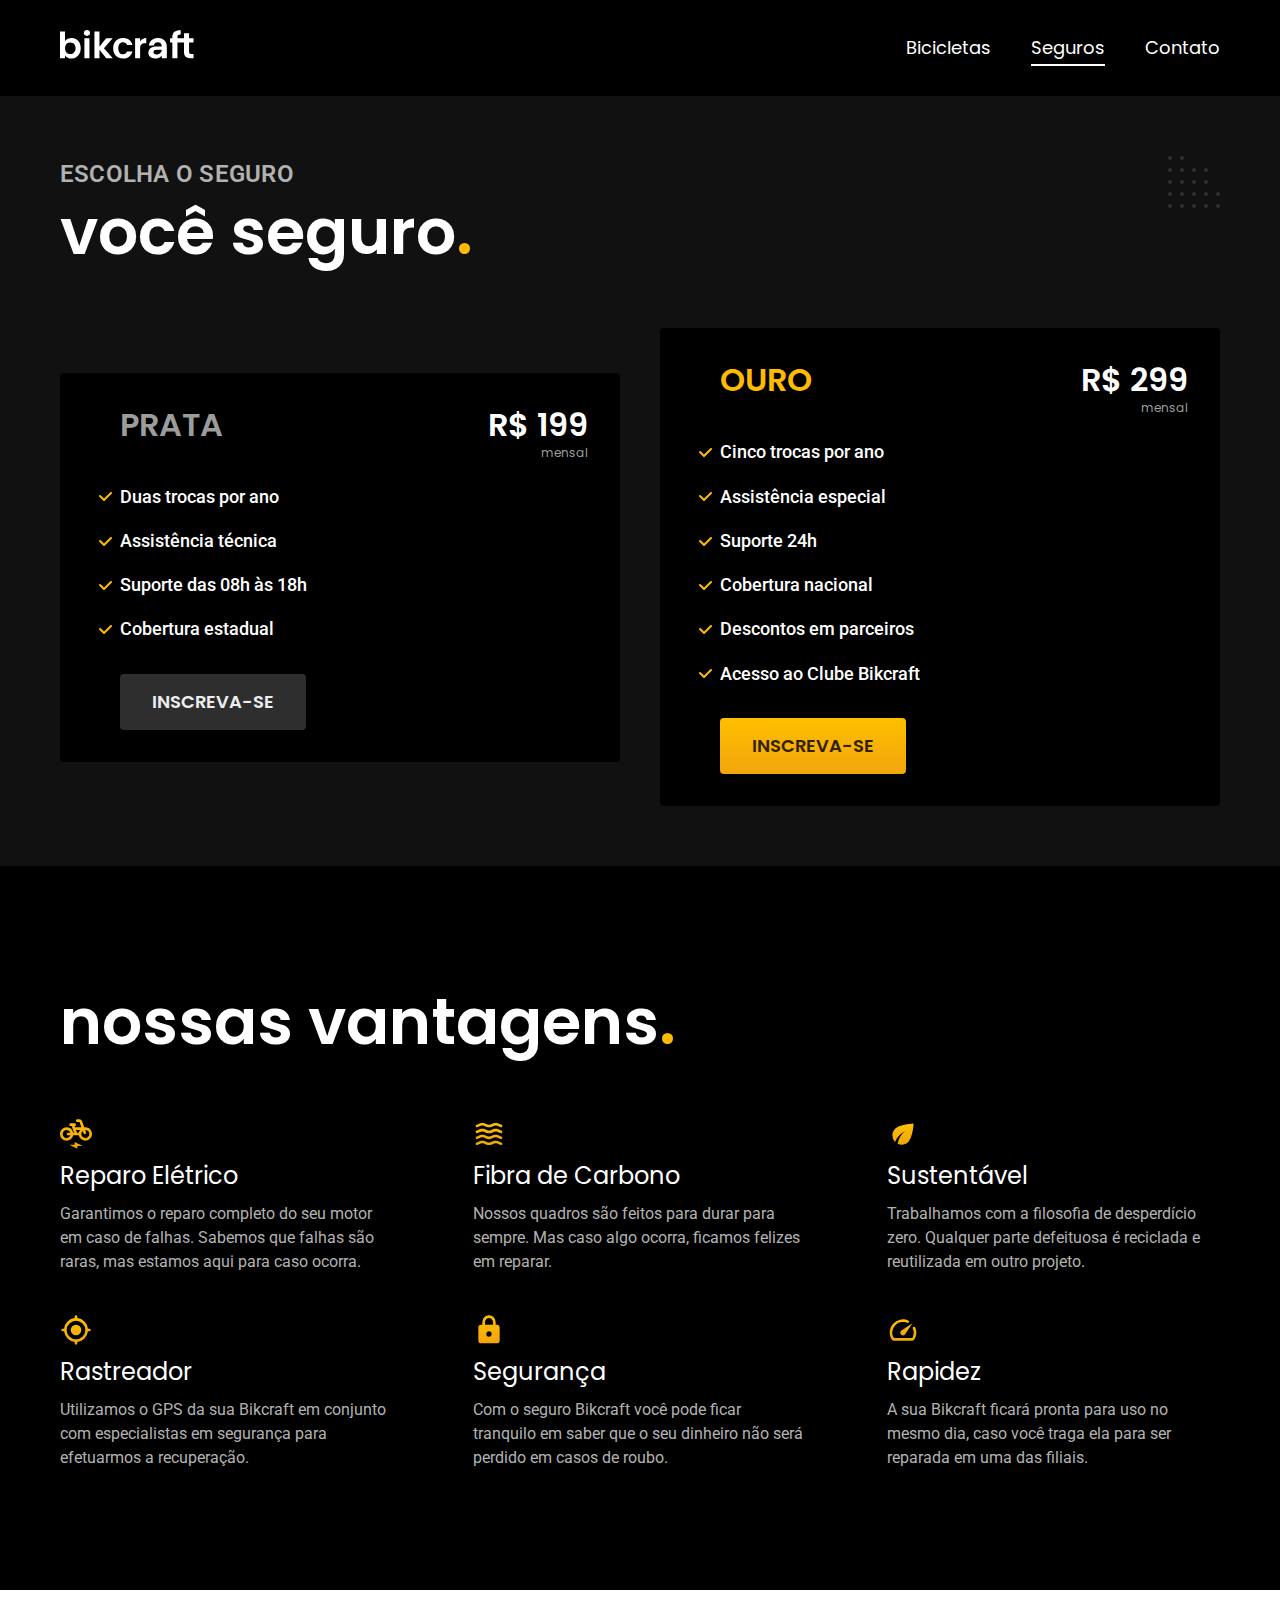
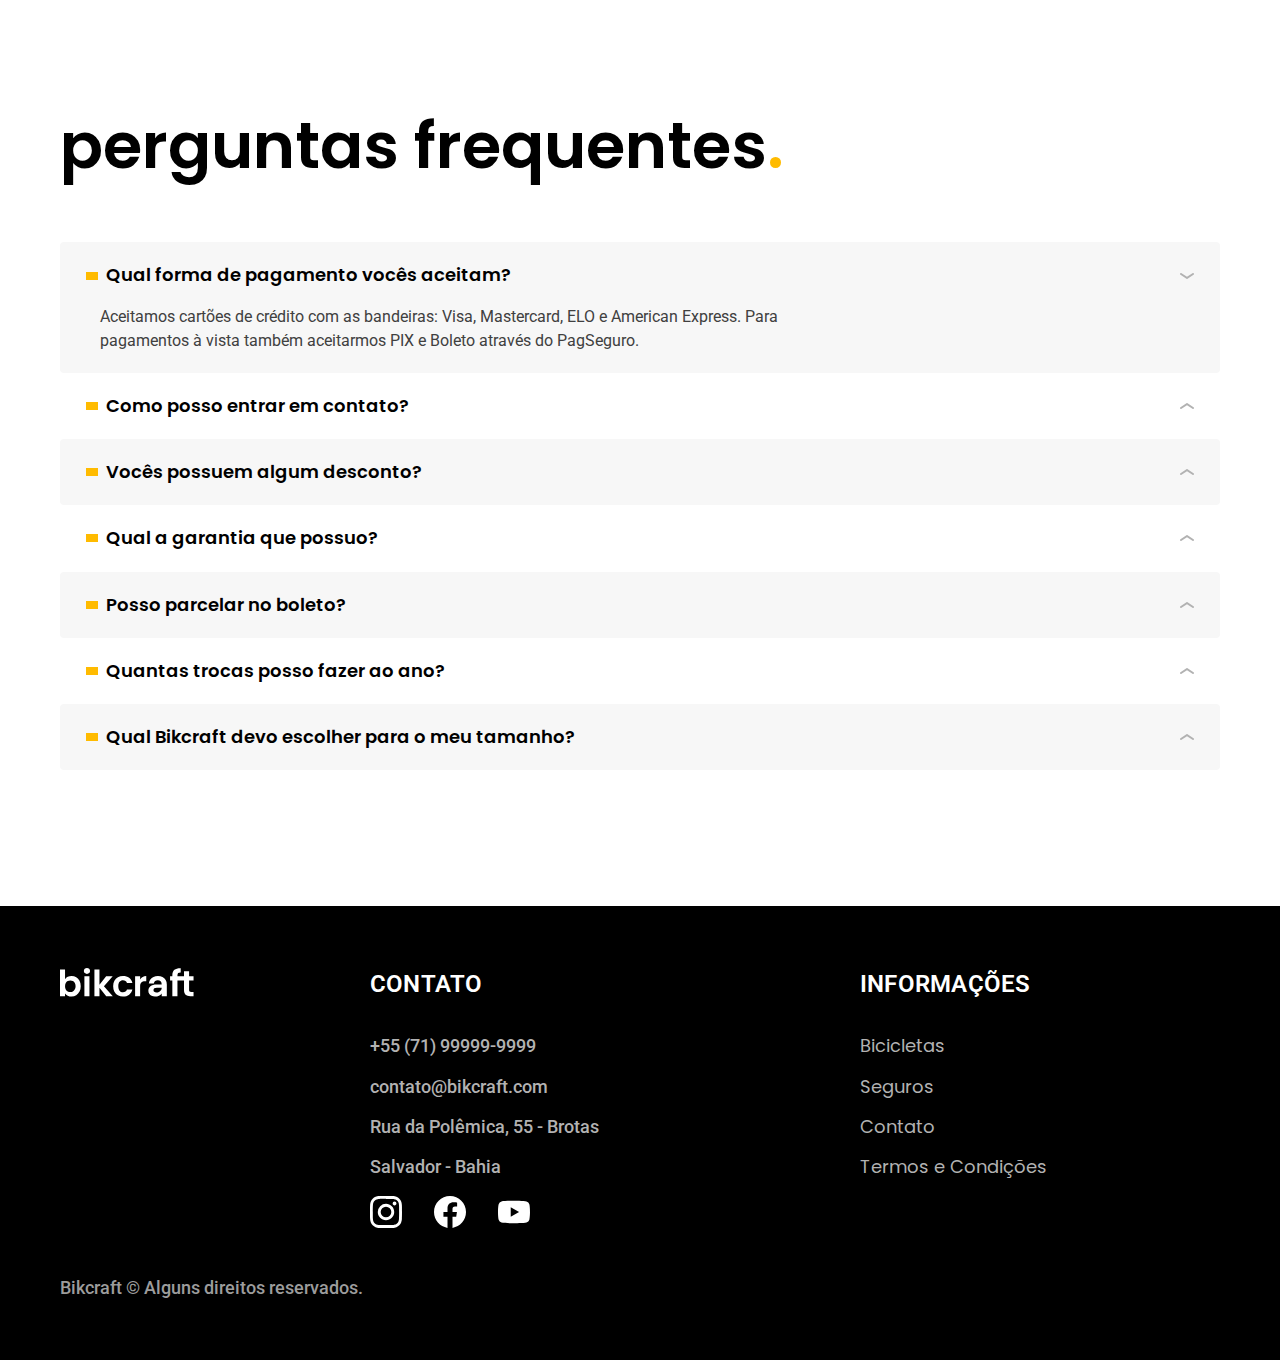
<file: seguros.html>
<!DOCTYPE html>
<html lang="pt-br">
<head>
    <meta charset="UTF-8">
    <meta name="viewport" content="width=device-width, initial-scale=1.0">
    <meta name="description" content="Seguros.">

    <link rel="icon" href="./favicon.svg" type="image/svg+xml">
    <link rel="preload" href="./css/style.css" as="style">
    <link rel="stylesheet" href="./css/style.css">
    
    <link rel="preconnect" href="https://fonts.googleapis.com">
    <link rel="preconnect" href="https://fonts.gstatic.com" crossorigin>
    <link href="https://fonts.googleapis.com/css2?family=Merriweather:ital,wght@1,900&family=Poppins:wght@400;600&family=Roboto:wght@400;500&display=swap" rel="stylesheet">

    <title>Seguros | Bikcraft</title>
    <script>document.documentElement.classList.add('js')</script>
</head>

<body id="seguros">
    <header class="header-bg">
        <div class="header container">
            <a href="./"><img src="./img/bikcraft.svg" alt="Logo Bikcraft"></a>
            <nav aria-label="primaria">
                <ul class="header-menu font-1-m c0">
                    <li><a href="./bicicletas.html">Bicicletas</a></li>
                    <li><a href="./seguros.html">Seguros</a></li>
                    <li><a href="./contato.html">Contato</a></li>
                </ul>
            </nav>
        </div>
    </header>


    <main class="seguros-bg">
        <div class="title-bg">
            <div class="title container">
                <p class="font-2-l-b c5">escolha o seguro</p>
                <h1 class="font-1-xxl c0">você seguro<span class="p1">.</span></h1>
            </div>
        </div>


        <div class="seguros container">
            <div class="seguros-item">
                <h3 class="font-1-xl c6">PRATA</h3>
                <span class="font-1-xl c0">R$ 199 <span class="font-1-xs c6">mensal</span></span>
                <ul class="font-2-m c0">
                    <li>Duas trocas por ano</li>
                    <li>Assistência técnica</li>
                    <li>Suporte das 08h às 18h</li>
                    <li>Cobertura estadual</li>
                </ul>
                <a href="./orcamento.html?tipo=seguro&produto=prata" class="button secundario">inscreva-se</a>
            </div>
            <div class="seguros-item">
                <h3 class="font-1-xl p1">OURO</h3>
                <span class="font-1-xl c0">R$ 299 <span class="font-1-xs c6">mensal</span></span>
                <ul class="font-2-m c0">
                    <li>Cinco trocas por ano</li>
                    <li>Assistência especial</li>
                    <li>Suporte 24h</li>
                    <li>Cobertura nacional</li>
                    <li>Descontos em parceiros</li>
                    <li>Acesso ao Clube Bikcraft</li>
                </ul>
                <a href="./orcamento.html?tipo=seguro&produto=ouro" class="button">inscreva-se</a>
            </div>
        </div>
    </main>


    <article class="vantagens-bg">
        <div class="vantagens container">
            <h2 class="font-1-xxl c0">nossas vantagens<span class="p1">.</span></h2>
            <ul class="vantagens-itens">
                <li>
                    <img src="./img/icones/eletrica.svg" alt="">
                    <h3 class="font-1-l c0">Reparo Elétrico</h3>
                    <p class="font-2-s c5">Garantimos o reparo completo do seu motor em caso de falhas. Sabemos que falhas são raras, mas estamos aqui para caso ocorra.</p>
                </li>
                <li>
                    <img src="./img/icones/carbono.svg" alt="">
                    <h3 class="font-1-l c0">Fibra de Carbono</h3>
                    <p class="font-2-s c5">Nossos quadros são feitos para durar para sempre. Mas caso algo ocorra, ficamos felizes em reparar.</p>
                </li>
                <li>
                    <img src="./img/icones/sustentavel.svg" alt="">
                    <h3 class="font-1-l c0">Sustentável</h3>
                    <p class="font-2-s c5">Trabalhamos com a filosofia de desperdício zero. Qualquer parte defeituosa é reciclada e reutilizada em outro projeto.</p>
                </li>
                <li>
                    <img src="./img/icones/rastreador.svg" alt="">
                    <h3 class="font-1-l c0">Rastreador</h3>
                    <p class="font-2-s c5">Utilizamos o GPS da sua Bikcraft em conjunto com especialistas em segurança para efetuarmos a recuperação.</p>
                </li>
                <li>
                    <img src="./img/icones/seguro.svg" alt="">
                    <h3 class="font-1-l c0">Segurança</h3>
                    <p class="font-2-s c5">Com o seguro Bikcraft você pode ficar tranquilo em saber que o seu dinheiro não será perdido em casos de roubo.</p>
                </li>
                <li>
                    <img src="./img/icones/velocidade.svg" alt="">
                    <h3 class="font-1-l c0">Rapidez</h3>
                    <p class="font-2-s c5">A sua Bikcraft ficará pronta para uso no mesmo dia, caso você traga ela para ser reparada em uma das filiais.</p>
                </li>
            </ul>
        </div>
    </article>


    <article class="perguntas container">
        <h2 class="font-1-xxl c12">perguntas frequentes<span class="p1">.</span></h2>
        <dl>
            <div>
                <dt><button class="font-1-m-b" aria-controls="pergunta1" aria-expanded="true">Qual forma de pagamento vocês aceitam?</button></dt>
                <dd id="pergunta1" class="font-2-s c9 ativa">Aceitamos cartões de crédito com as bandeiras: Visa, Mastercard, ELO e American Express. 
                Para pagamentos à vista também aceitarmos PIX e Boleto através do PagSeguro.</dd>
            </div>
            <div>  
                <dt><button class="font-1-m-b" aria-controls="pergunta2" aria-expanded="false">Como posso entrar em contato?</button></dt>
                <dd id="pergunta2" class="font-2-s c9">Aceitamos cartões de crédito com as bandeiras: Visa, Mastercard, ELO e American Express. 
                Para pagamentos à vista também aceitarmos PIX e Boleto através do PagSeguro.</dd>
            </div>
            <div>
                <dt><button class="font-1-m-b" aria-controls="pergunta3" aria-expanded="false">Vocês possuem algum desconto?</button></dt>
                <dd id="pergunta3" class="font-2-s c9">Aceitamos cartões de crédito com as bandeiras: Visa, Mastercard, ELO e American Express. 
                Para pagamentos à vista também aceitarmos PIX e Boleto através do PagSeguro.</dd>
            </div>
            <div>
                <dt><button class="font-1-m-b" aria-controls="pergunta4" aria-expanded="false">Qual a garantia que possuo?</button></dt>
                <dd id="pergunta4" class="font-2-s c9">Aceitamos cartões de crédito com as bandeiras: Visa, Mastercard, ELO e American Express. 
                Para pagamentos à vista também aceitarmos PIX e Boleto através do PagSeguro.</dd>
            </div>
            <div>
                <dt><button class="font-1-m-b" aria-controls="pergunta5" aria-expanded="false">Posso parcelar no boleto?</button></dt>
                <dd id="pergunta5" class="font-2-s c9">Aceitamos cartões de crédito com as bandeiras: Visa, Mastercard, ELO e American Express. 
                Para pagamentos à vista também aceitarmos PIX e Boleto através do PagSeguro.</dd>
            </div>
            <div>
                <dt><button class="font-1-m-b" aria-controls="pergunta6" aria-expanded="false">Quantas trocas posso fazer ao ano?</button></dt>
                <dd id="pergunta6" class="font-2-s c9">Aceitamos cartões de crédito com as bandeiras: Visa, Mastercard, ELO e American Express. 
                Para pagamentos à vista também aceitarmos PIX e Boleto através do PagSeguro.</dd>
            </div>
            <div>
                <dt><button class="font-1-m-b" aria-controls="pergunta7" aria-expanded="false">Qual Bikcraft devo escolher para o meu tamanho?</button></dt>
                <dd id="pergunta7" class="font-2-s c9">Aceitamos cartões de crédito com as bandeiras: Visa, Mastercard, ELO e American Express. 
                Para pagamentos à vista também aceitarmos PIX e Boleto através do PagSeguro.</dd>
            </div>
        </dl>
    </article>
    

    <footer class="footer-bg">
        <div class="footer container">    
            <img src="./img/bikcraft.svg" alt="Bikcraft">
            <div class="footer-contact">
                <h3 class="font-2-l-b c0">Contato</h3>
                <ul class="font-2-m c5">
                    <li><a href="tel: +5571999999999">+55 (71) 99999-9999</a></li>
                    <li><a href="mailto: contato@bikcraft.com">contato@bikcraft.com</a></li>
                    <li>Rua da Polêmica, 55 - Brotas</li>
                    <li>Salvador - Bahia</li>
                </ul>
                <div class="footer-redes">
                    <a href="./"><img src="./img/redes/instagram.svg" alt="Instagram"></a>
                    <a href="./"><img src="./img/redes/facebook.svg" alt="Facebook.svg"></a>
                    <a href="./"><img src="./img/redes/youtube.svg" alt="Youtube"></a>
                </div>
            </div>
            <div class="footer-info">
                <h3 class="font-2-l-b c0">Informações</h3>
                <nav><ul class="font-1-m c5">
                    <li><a href="./bicicletas.html">Bicicletas</a></li>
                    <li><a href="./seguros.html">Seguros</a></li>
                    <li><a href="./contato.html">Contato</a></li>
                    <li><a href="./termos.html">Termos e Condições</a></li>
                </ul></nav>
            </div>
            <p class="footer-copy font-2-m c6">Bikcraft © Alguns direitos reservados.</p>
        </div>
    </footer>
    <script src="./js/script.js"></script>
</body>
</html>
</file>
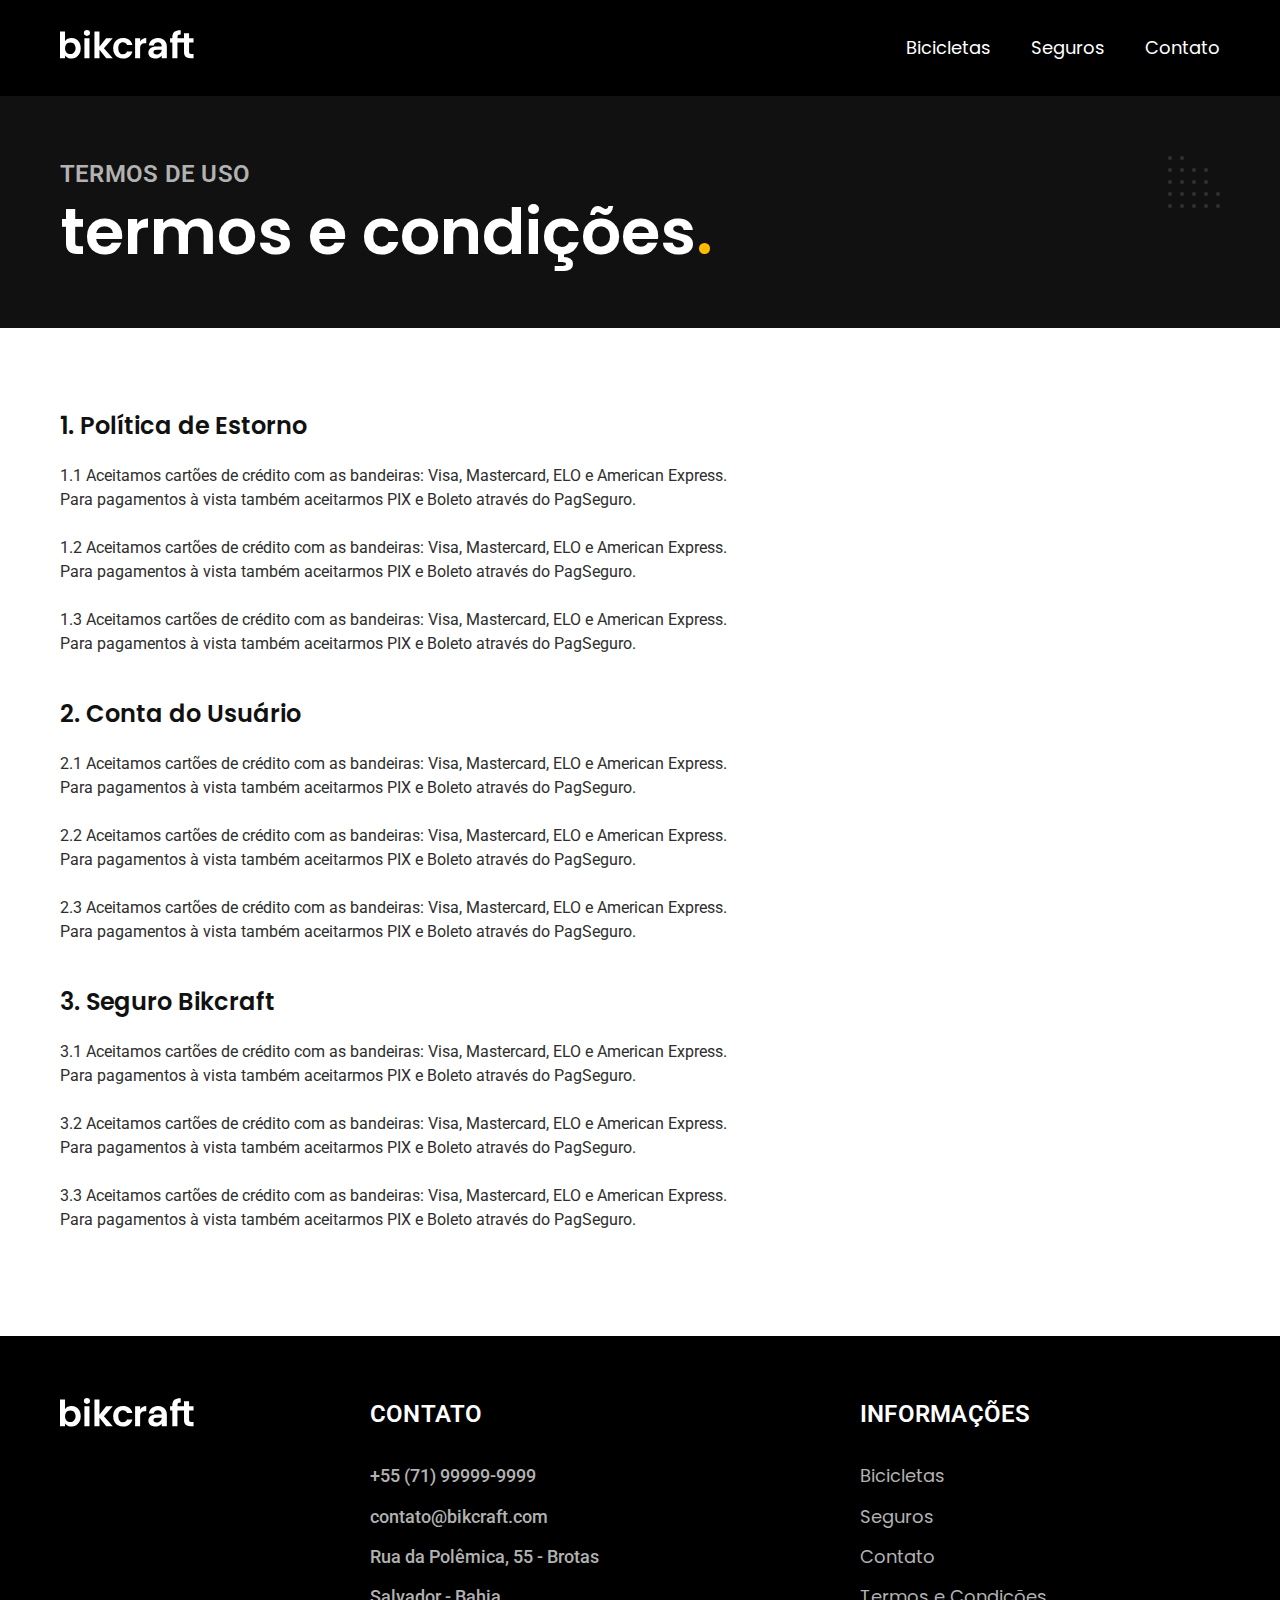
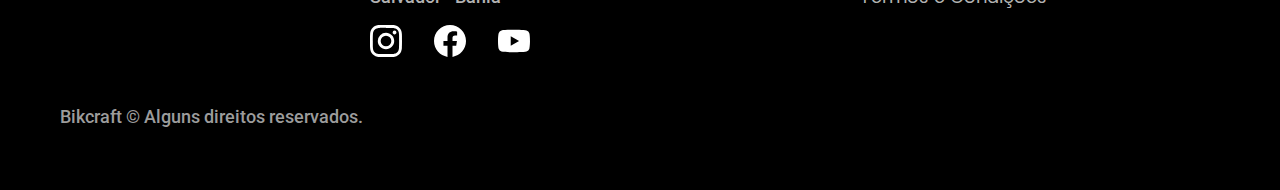
<file: termos.html>
<!DOCTYPE html>
<html lang="pt-br">
<head>
    <meta charset="UTF-8">
    <meta name="viewport" content="width=device-width, initial-scale=1.0">
    <meta name="description" content="Termos e condições.">

    <link rel="icon" href="./favicon.svg" type="image/svg+xml">
    <link rel="preload" href="./css/style.css" as="style">
    <link rel="stylesheet" href="./css/style.css">
    
    <link rel="preconnect" href="https://fonts.googleapis.com">
    <link rel="preconnect" href="https://fonts.gstatic.com" crossorigin>
    <link href="https://fonts.googleapis.com/css2?family=Merriweather:ital,wght@1,900&family=Poppins:wght@400;600&family=Roboto:wght@400;500&display=swap" rel="stylesheet">
    
    <title>Termos e Condições | Bikcraft</title>
    <script>document.documentElement.classList.add('js')</script>
</head>

<body id="termos">
    <header class="header-bg">
        <div class="header container">
            <a href="./"><img src="./img/bikcraft.svg" alt="Logo Bikcraft"></a>
            <nav aria-label="primaria">
                <ul class="header-menu font-1-m c0">
                    <li><a href="./bicicletas.html">Bicicletas</a></li>
                    <li><a href="./seguros.html">Seguros</a></li>
                    <li><a href="./contato.html">Contato</a></li>
                </ul>
            </nav>
        </div>
    </header>


    <main>
        <div class="title-bg">
            <div class="title container">
                <p class="font-2-l-b c5">Termos de uso</p>
                <h1 class="font-1-xxl c0">termos e condições<span class="p1">.</span></h1>
            </div>
        </div>
        <div class="termos container font-2-s c10">
            <h2 class="font-1-l c11">1. Política de Estorno</h2>
            <p>1.1 Aceitamos cartões de crédito com as bandeiras: Visa, Mastercard, ELO e American Express.
            Para pagamentos à vista também aceitarmos PIX e Boleto através do PagSeguro.</p>
            <p>1.2 Aceitamos cartões de crédito com as bandeiras: Visa, Mastercard, ELO e American Express.
            Para pagamentos à vista também aceitarmos PIX e Boleto através do PagSeguro.</p>
            <p>1.3 Aceitamos cartões de crédito com as bandeiras: Visa, Mastercard, ELO e American Express.
            Para pagamentos à vista também aceitarmos PIX e Boleto através do PagSeguro.</p>

            <h2 class="font-1-l c11">2. Conta do Usuário</h2>
            <p>2.1 Aceitamos cartões de crédito com as bandeiras: Visa, Mastercard, ELO e American Express.
            Para pagamentos à vista também aceitarmos PIX e Boleto através do PagSeguro.</p>
            <p>2.2 Aceitamos cartões de crédito com as bandeiras: Visa, Mastercard, ELO e American Express.
            Para pagamentos à vista também aceitarmos PIX e Boleto através do PagSeguro.</p>
            <p>2.3 Aceitamos cartões de crédito com as bandeiras: Visa, Mastercard, ELO e American Express.
            Para pagamentos à vista também aceitarmos PIX e Boleto através do PagSeguro.</p>

            <h2 class="font-1-l c11">3. Seguro Bikcraft</h2>
            <p>3.1 Aceitamos cartões de crédito com as bandeiras: Visa, Mastercard, ELO e American Express.
            Para pagamentos à vista também aceitarmos PIX e Boleto através do PagSeguro.</p>
            <p>3.2 Aceitamos cartões de crédito com as bandeiras: Visa, Mastercard, ELO e American Express.
            Para pagamentos à vista também aceitarmos PIX e Boleto através do PagSeguro.</p>
            <p>3.3 Aceitamos cartões de crédito com as bandeiras: Visa, Mastercard, ELO e American Express.
            Para pagamentos à vista também aceitarmos PIX e Boleto através do PagSeguro.</p>
        </div>
    </main>
    

    <footer class="footer-bg">
        <div class="footer container">    
            <img src="./img/bikcraft.svg" alt="Bikcraft">
            <div class="footer-contact">
                <h3 class="font-2-l-b c0">Contato</h3>
                <ul class="font-2-m c5">
                    <li><a href="tel: +5571999999999">+55 (71) 99999-9999</a></li>
                    <li><a href="mailto: contato@bikcraft.com">contato@bikcraft.com</a></li>
                    <li>Rua da Polêmica, 55 - Brotas</li>
                    <li>Salvador - Bahia</li>
                </ul>
                <div class="footer-redes">
                    <a href="./"><img src="./img/redes/instagram.svg" alt="Instagram"></a>
                    <a href="./"><img src="./img/redes/facebook.svg" alt="Facebook.svg"></a>
                    <a href="./"><img src="./img/redes/youtube.svg" alt="Youtube"></a>
                </div>
            </div>
            <div class="footer-info">
                <h3 class="font-2-l-b c0">Informações</h3>
                <nav><ul class="font-1-m c5">
                    <li><a href="./bicicletas.html">Bicicletas</a></li>
                    <li><a href="./seguros.html">Seguros</a></li>
                    <li><a href="./contato.html">Contato</a></li>
                    <li><a href="./termos.html">Termos e Condições</a></li>
                </ul></nav>
            </div>
            <p class="footer-copy font-2-m c6">Bikcraft © Alguns direitos reservados.</p>
        </div>
    </footer>
    <script src="./js/script.js"></script>
</body>
</html>
</file>
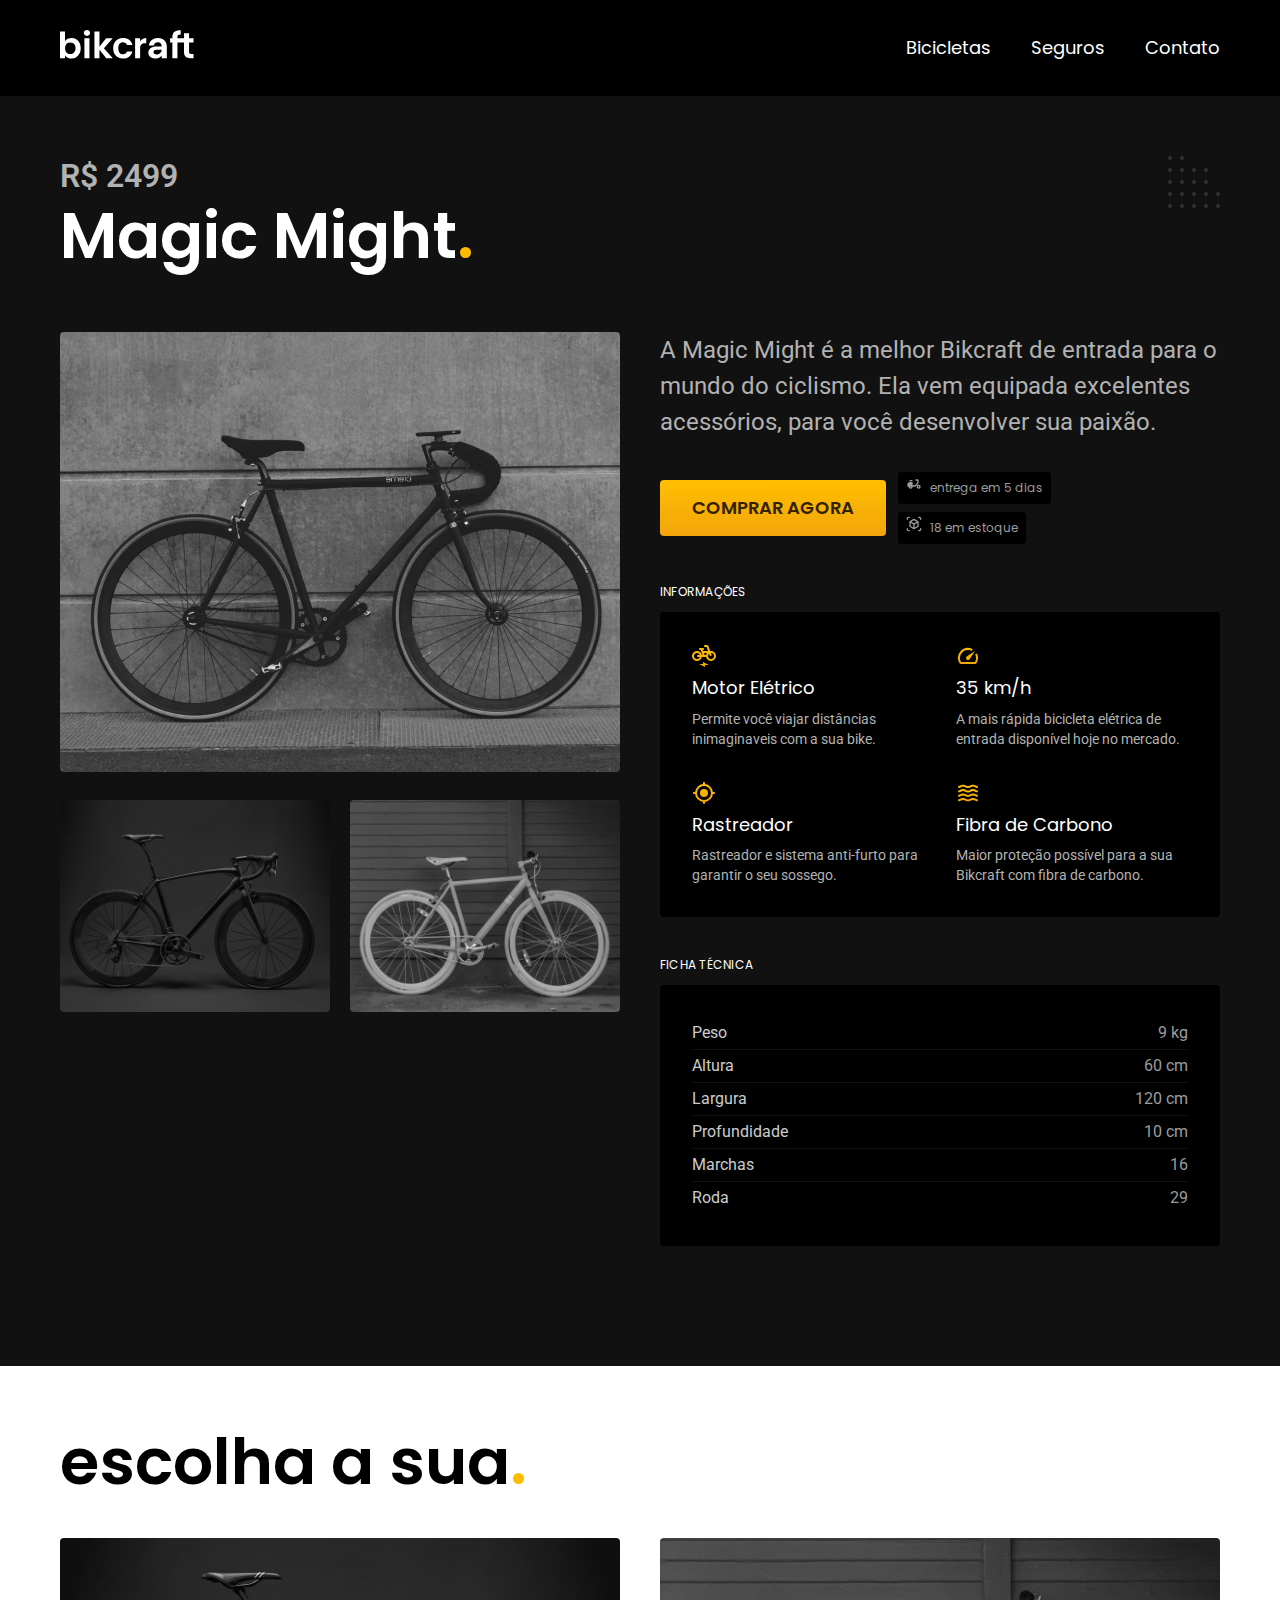
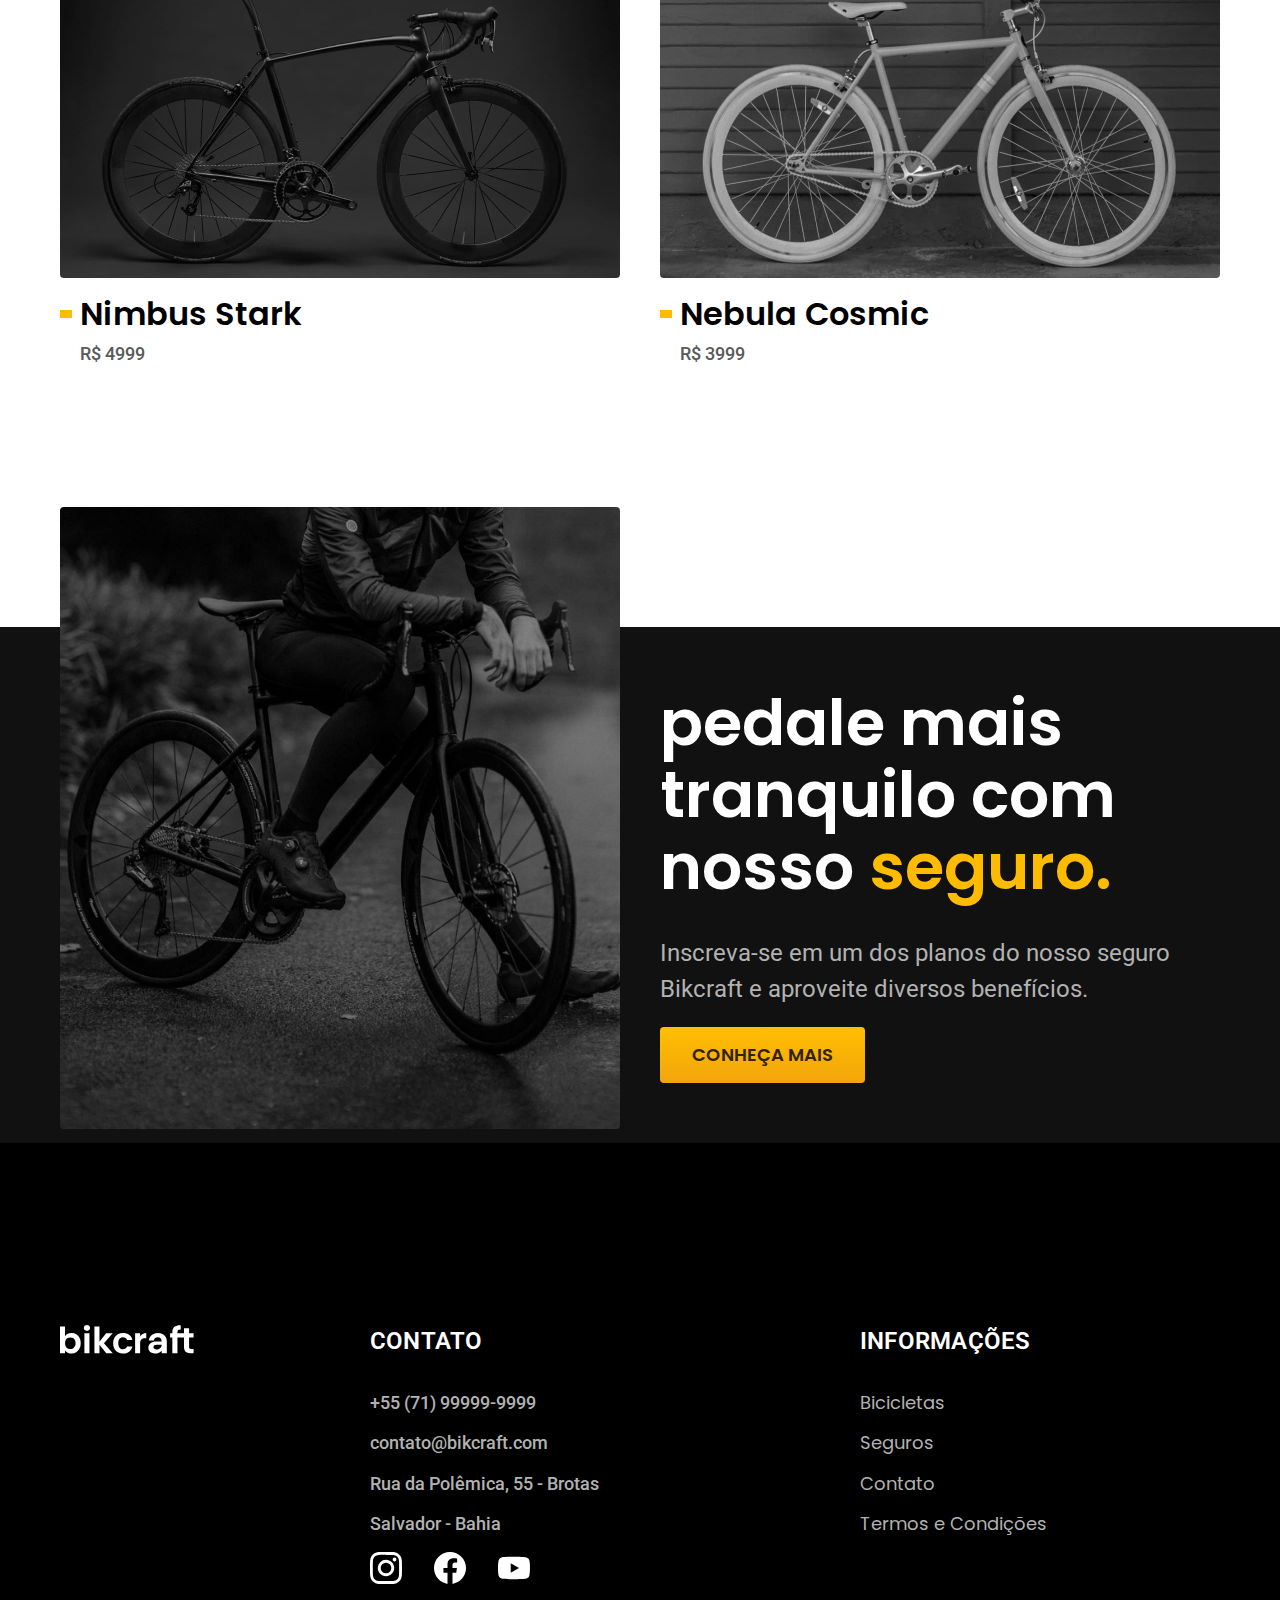
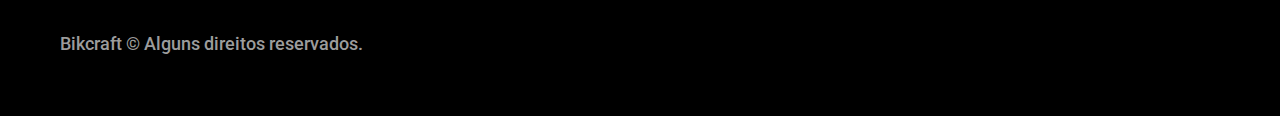
<file: bicicletas/magic.html>
<!DOCTYPE html>
<html lang="pt-br">
<head>
    <meta charset="UTF-8">
    <meta name="viewport" content="width=device-width, initial-scale=1.0">
    <meta name="description" content="Magic Might.">

    <link rel="icon" href="../favicon.svg" type="image/svg+xml">
    <link rel="stylesheet" href="../css/style.css">
    
    <link rel="preconnect" href="https://fonts.googleapis.com">
    <link rel="preconnect" href="https://fonts.gstatic.com" crossorigin>
    <link href="https://fonts.googleapis.com/css2?family=Merriweather:ital,wght@1,900&family=Poppins:wght@400;600&family=Roboto:wght@400;500&display=swap" rel="stylesheet">
    
    <title>Magic Might | Bikcraft</title>
    <script>document.documentElement.classList.add('js')</script>
</head>

<body id="bike">
    <header class="header-bg">
        <div class="header container">
            <a href="../"><img src="../img/bikcraft.svg" alt="Logo Bikcraft"></a>
            <nav aria-label="primaria">
                <ul class="header-menu font-1-m c0">
                    <li><a href="../bicicletas.html">Bicicletas</a></li>
                    <li><a href="../seguros.html">Seguros</a></li>
                    <li><a href="../contato.html">Contato</a></li>
                </ul>
            </nav>
        </div>
    </header>


    <main class="title-bg">
        <div>
            <div class="title container">
                <p class="font-2-xl c5">R$ 2499</p>
                <h1 class="font-1-xxl c0">Magic Might<span class="p1">.</span></h1>
            </div>
        </div>


        <div class="bike container">
            <div class="bike-img">
                <img src="../img/bicicleta/nimbus2.jpg" alt="">
                <img src="../img/bicicleta/nimbus1.jpg" alt="">
                <img src="../img/bicicleta/nimbus3.jpg" alt="">
            </div>

            <div class="bike-content">
                <p class="font-2-l c5">A Magic Might é a melhor Bikcraft de entrada para o mundo do ciclismo. 
                Ela vem equipada excelentes acessórios, para você desenvolver sua paixão.</p>

                <div class="bike-buy">
                    <a class="button" href="../orcamento.html?tipo=bikcraft&produto=magic">comprar agora</a>
                    <span class="font-1-xs c6"><img src="../img/icones/entrega.svg" alt="">entrega em 5 dias</span>
                    <span class="font-1-xs c6"><img src="../img/icones/estoque.svg" alt="">18 em estoque</span>
                </div>

                <h2 class="font-1-xs c0">Informações</h2>
                <ul class="bike-info">
                    <li>
                        <img src="../img/icones/eletrica.svg" alt="">
                        <h3 class="font-1-m c0">Motor Elétrico</h3>
                        <p class="font-2-xs c5">Permite você viajar distâncias inimaginaveis com a sua bike.</p>
                    </li>
                    <li>
                        <img src="../img/icones/velocidade.svg" alt="">
                        <h3 class="font-1-m c0">35 km/h</h3>
                        <p class="font-2-xs c5">A mais rápida bicicleta elétrica de entrada disponível hoje no mercado.</p>
                    </li>
                    <li>
                        <img src="../img/icones/rastreador.svg" alt="">
                        <h3 class="font-1-m c0">Rastreador</h3>
                        <p class="font-2-xs c5">Rastreador e sistema anti-furto para garantir o seu sossego.</p>
                    </li>
                    <li>
                        <img src="../img/icones/carbono.svg" alt="">
                        <h3 class="font-1-m c0">Fibra de Carbono</h3>
                        <p class="font-2-xs c5">Maior proteção possível para a sua Bikcraft com fibra de carbono.</p>
                    </li>
                </ul>

                <h2 class="font-1-xs c0">Ficha técnica</h2>
                <ul class="bike-ficha font-2-s c4">
                    <li>Peso <span>9 kg</span></li>
                    <li>Altura <span>60 cm</span></li>
                    <li>Largura <span>120 cm</span></li>
                    <li>Profundidade <span>10 cm</span></li>
                    <li>Marchas <span>16</span></li>
                    <li>Roda <span>29</span></li>
                </ul>

            </div>
        </div>
    </main>


    <article class="bikes-lista container">
        <h2 class="font-1-xxl">escolha a sua<span>.</span></h2>
        <ul class="bikes-lista-itens">
            <li><a href="./nimbus.html">
                <div><img src="../img/bicicletas/nimbus.jpg" alt="Bicicleta preta."></div>
                <h3 class="font-1-xl">Nimbus Stark</h3>
                <span class="font-2-m c8">R$ 4999</span>
            </a></li>
            <li><a href="./nebula.html">
                <div><img src="../img/bicicletas/nebula.jpg" alt="Bicicleta branca."></div>
                <h3 class="font-1-xl">Nebula Cosmic</h3>
                <span class="font-2-m c8">R$ 3999</span>
            </a></li>
        </ul>
    </article>
    

    <article class="bike-seg-bg">
        <div class="bike-seg container">
            <div class="bike-seg-img">
                <img src="../img/fotos/seguros.jpg" alt="Pessoa em cima de uma bicicleta.">
            </div>

            <div class="bike-seg-content">
                <h2 class="font-1-xxl c0">pedale mais tranquilo com nosso <span class="p1">seguro.</span></h2>
                <p class="font-2-l c5">Inscreva-se em um dos planos do nosso seguro Bikcraft e aproveite diversos benefícios.</p>
                <a class="button" href="../seguros.html">conheça mais</a>
            </div>
        </div>
    </article>


    <footer class="footer-bg">
        <div class="footer container">    
            <img src="../img/bikcraft.svg" alt="Bikcraft">
            <div class="footer-contact">
                <h3 class="font-2-l-b c0">Contato</h3>
                <ul class="font-2-m c5">
                    <li><a href="tel: +5571999999999">+55 (71) 99999-9999</a></li>
                    <li><a href="mailto: contato@bikcraft.com">contato@bikcraft.com</a></li>
                    <li>Rua da Polêmica, 55 - Brotas</li>
                    <li>Salvador - Bahia</li>
                </ul>
                <div class="footer-redes">
                    <a href="../"><img src="../img/redes/instagram.svg" alt="Instagram"></a>
                    <a href="../"><img src="../img/redes/facebook.svg" alt="Facebook.svg"></a>
                    <a href="../"><img src="../img/redes/youtube.svg" alt="Youtube"></a>
                </div>
            </div>
            <div class="footer-info">
                <h3 class="font-2-l-b c0">Informações</h3>
                <nav><ul class="font-1-m c5">
                    <li><a href="../bicicletas.html">Bicicletas</a></li>
                    <li><a href="../seguros.html">Seguros</a></li>
                    <li><a href="../contato.html">Contato</a></li>
                    <li><a href="../termos.html">Termos e Condições</a></li>
                </ul></nav>
            </div>
            <p class="footer-copy font-2-m c6">Bikcraft © Alguns direitos reservados.</p>
        </div>
    </footer>
    <script src="../js/script.js"></script>
</body>
</html>
</file>
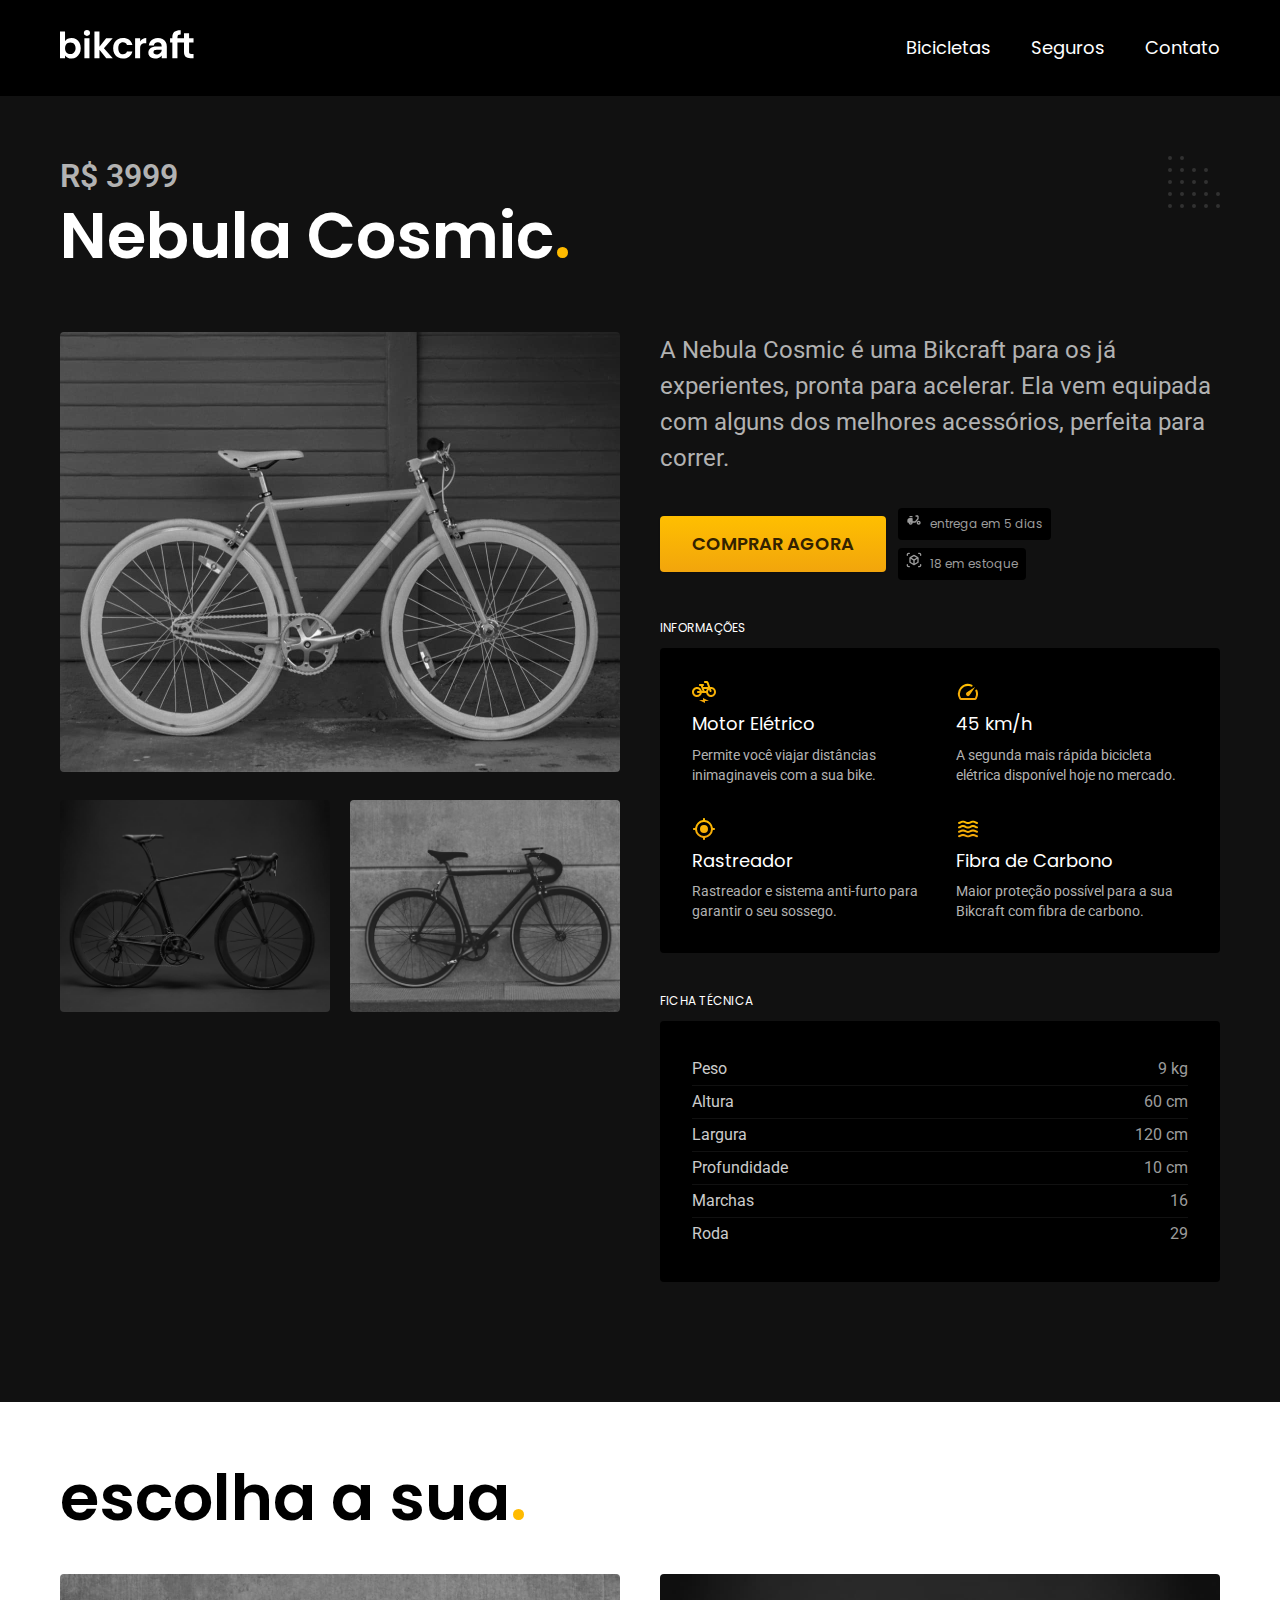
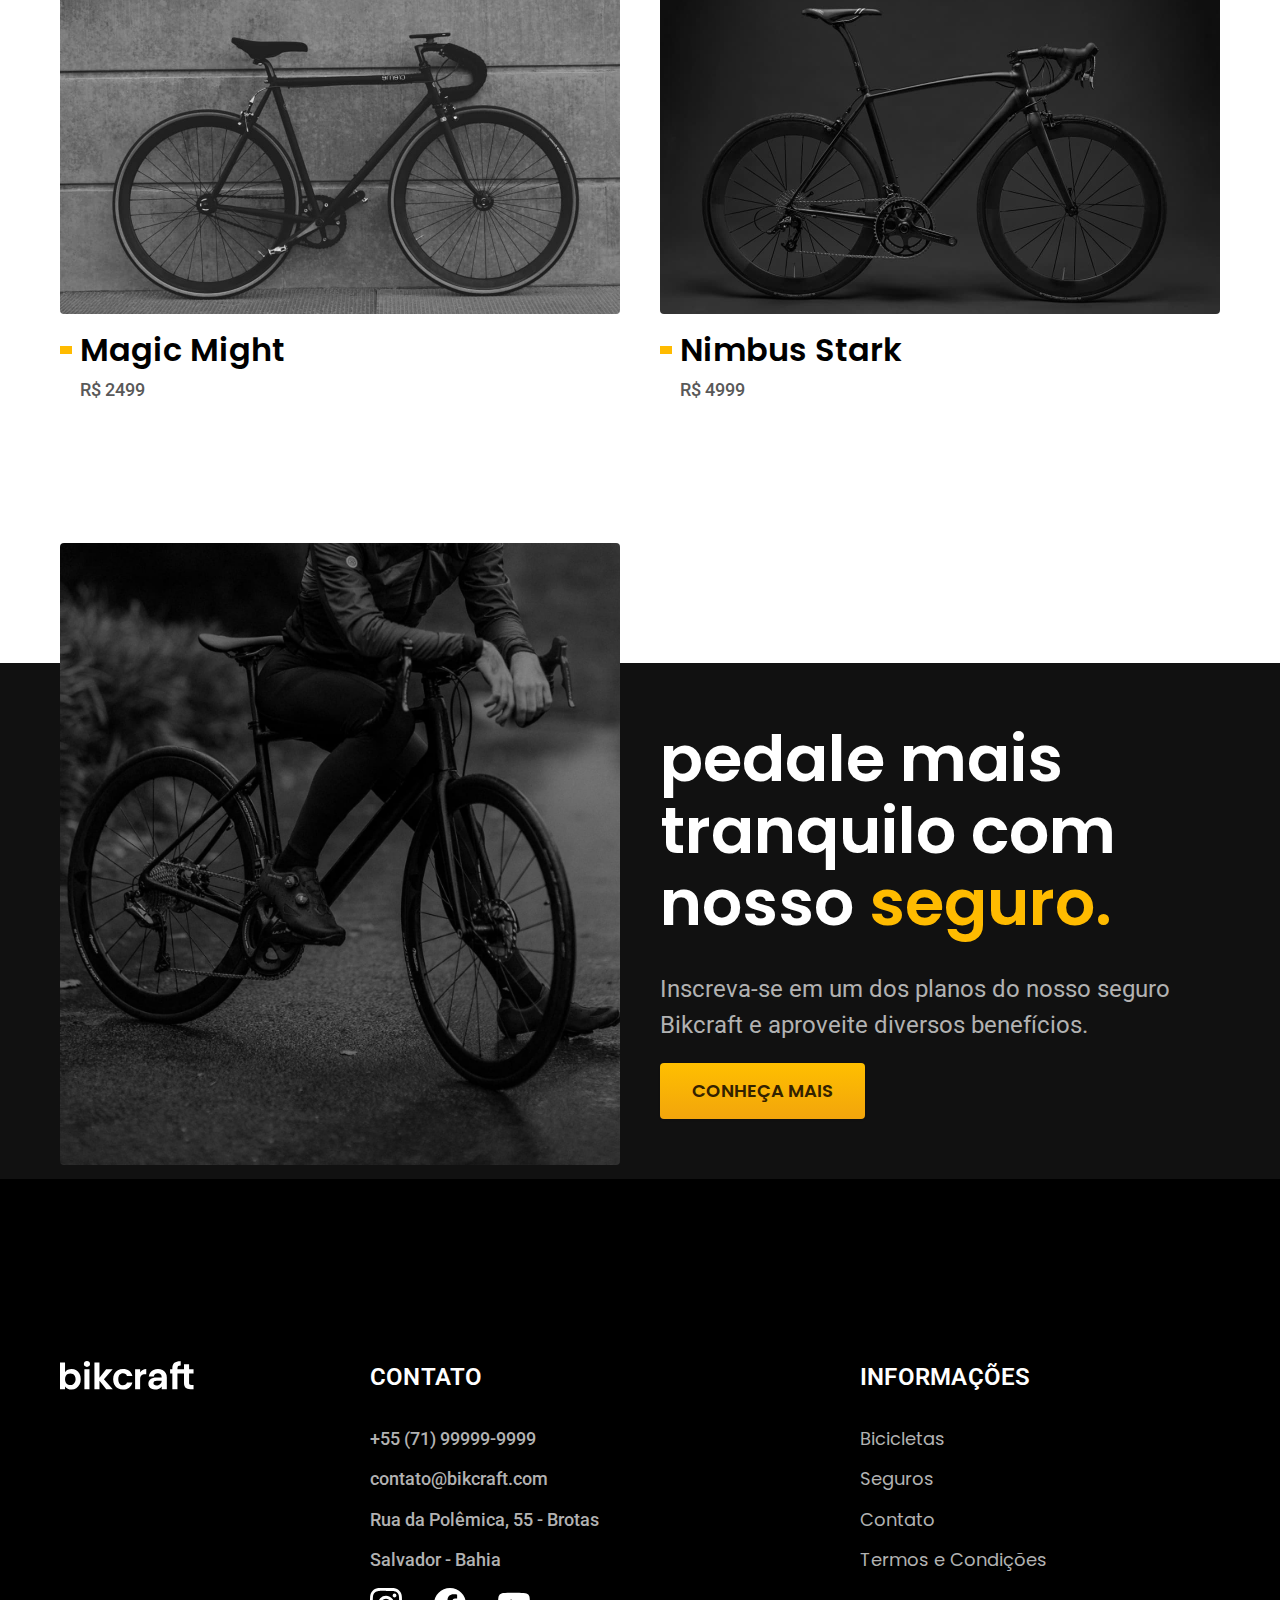
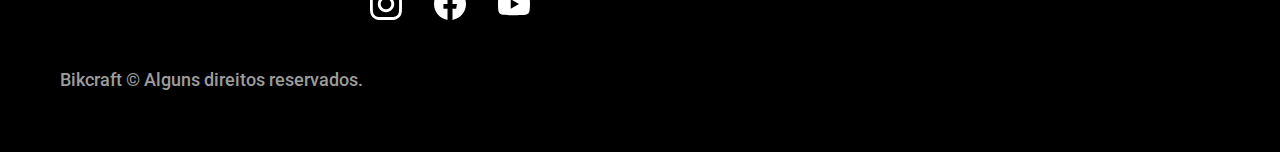
<file: bicicletas/nebula.html>
<!DOCTYPE html>
<html lang="pt-br">
<head>
    <meta charset="UTF-8">
    <meta name="viewport" content="width=device-width, initial-scale=1.0">
    <meta name="description" content="Nebula Cosmic.">

    <link rel="icon" href="../favicon.svg" type="image/svg+xml">
    <link rel="stylesheet" href="../css/style.css">
    
    <link rel="preconnect" href="https://fonts.googleapis.com">
    <link rel="preconnect" href="https://fonts.gstatic.com" crossorigin>
    <link href="https://fonts.googleapis.com/css2?family=Merriweather:ital,wght@1,900&family=Poppins:wght@400;600&family=Roboto:wght@400;500&display=swap" rel="stylesheet">
    
    <title>Nebula Cosmic | Bikcraft</title>
    <script>document.documentElement.classList.add('js')</script>
</head>

<body id="bike">
    <header class="header-bg">
        <div class="header container">
            <a href="../"><img src="../img/bikcraft.svg" alt="Logo Bikcraft"></a>
            <nav aria-label="primaria">
                <ul class="header-menu font-1-m c0">
                    <li><a href="../bicicletas.html">Bicicletas</a></li>
                    <li><a href="../seguros.html">Seguros</a></li>
                    <li><a href="../contato.html">Contato</a></li>
                </ul>
            </nav>
        </div>
    </header>


    <main class="title-bg">
        <div>
            <div class="title container">
                <p class="font-2-xl c5">R$ 3999</p>
                <h1 class="font-1-xxl c0">Nebula Cosmic<span class="p1">.</span></h1>
            </div>
        </div>


        <div class="bike container">
            <div class="bike-img">
                <img src="../img/bicicleta/nimbus3.jpg" alt="">
                <img src="../img/bicicleta/nimbus1.jpg" alt="">
                <img src="../img/bicicleta/nimbus2.jpg" alt="">
            </div>

            <div class="bike-content">
                <p class="font-2-l c5">A Nebula Cosmic é uma Bikcraft para os já experientes, pronta para acelerar. 
                Ela vem equipada com alguns dos melhores acessórios, perfeita para correr.</p>

                <div class="bike-buy">
                    <a class="button" href="../orcamento.html?tipo=bikcraft&produto=nebula">comprar agora</a>
                    <span class="font-1-xs c6"><img src="../img/icones/entrega.svg" alt="">entrega em 5 dias</span>
                    <span class="font-1-xs c6"><img src="../img/icones/estoque.svg" alt="">18 em estoque</span>
                </div>

                <h2 class="font-1-xs c0">Informações</h2>
                <ul class="bike-info">
                    <li>
                        <img src="../img/icones/eletrica.svg" alt="">
                        <h3 class="font-1-m c0">Motor Elétrico</h3>
                        <p class="font-2-xs c5">Permite você viajar distâncias inimaginaveis com a sua bike.</p>
                    </li>
                    <li>
                        <img src="../img/icones/velocidade.svg" alt="">
                        <h3 class="font-1-m c0">45 km/h</h3>
                        <p class="font-2-xs c5">A segunda mais rápida bicicleta elétrica disponível hoje no mercado.</p>
                    </li>
                    <li>
                        <img src="../img/icones/rastreador.svg" alt="">
                        <h3 class="font-1-m c0">Rastreador</h3>
                        <p class="font-2-xs c5">Rastreador e sistema anti-furto para garantir o seu sossego.</p>
                    </li>
                    <li>
                        <img src="../img/icones/carbono.svg" alt="">
                        <h3 class="font-1-m c0">Fibra de Carbono</h3>
                        <p class="font-2-xs c5">Maior proteção possível para a sua Bikcraft com fibra de carbono.</p>
                    </li>
                </ul>

                <h2 class="font-1-xs c0">Ficha técnica</h2>
                <ul class="bike-ficha font-2-s c4">
                    <li>Peso <span>9 kg</span></li>
                    <li>Altura <span>60 cm</span></li>
                    <li>Largura <span>120 cm</span></li>
                    <li>Profundidade <span>10 cm</span></li>
                    <li>Marchas <span>16</span></li>
                    <li>Roda <span>29</span></li>
                </ul>

            </div>
        </div>
    </main>


    <article class="bikes-lista container">
        <h2 class="font-1-xxl">escolha a sua<span>.</span></h2>
        <ul class="bikes-lista-itens">
            <li><a href="./magic.html">
                <div><img src="../img/bicicletas/magic.jpg" alt="Bicicleta preta."></div>
                <h3 class="font-1-xl">Magic Might</h3>
                <span class="font-2-m c8">R$ 2499</span>
            </a></li>
            <li><a href="./nimbus.html">
                <div><img src="../img/bicicletas/nimbus.jpg" alt="Bicicleta preta."></div>
                <h3 class="font-1-xl">Nimbus Stark</h3>
                <span class="font-2-m c8">R$ 4999</span>
            </a></li>
        </ul>
    </article>
    

    <article class="bike-seg-bg">
        <div class="bike-seg container">
            <div class="bike-seg-img">
                <img src="../img/fotos/seguros.jpg" alt="Pessoa em cima de uma bicicleta.">
            </div>

            <div class="bike-seg-content">
                <h2 class="font-1-xxl c0">pedale mais tranquilo com nosso <span class="p1">seguro.</span></h2>
                <p class="font-2-l c5">Inscreva-se em um dos planos do nosso seguro Bikcraft e aproveite diversos benefícios.</p>
                <a class="button" href="../seguros.html">conheça mais</a>
            </div>
        </div>
    </article>


    <footer class="footer-bg">
        <div class="footer container">    
            <img src="../img/bikcraft.svg" alt="Bikcraft">
            <div class="footer-contact">
                <h3 class="font-2-l-b c0">Contato</h3>
                <ul class="font-2-m c5">
                    <li><a href="tel: +5571999999999">+55 (71) 99999-9999</a></li>
                    <li><a href="mailto: contato@bikcraft.com">contato@bikcraft.com</a></li>
                    <li>Rua da Polêmica, 55 - Brotas</li>
                    <li>Salvador - Bahia</li>
                </ul>
                <div class="footer-redes">
                    <a href="../"><img src="../img/redes/instagram.svg" alt="Instagram"></a>
                    <a href="../"><img src="../img/redes/facebook.svg" alt="Facebook.svg"></a>
                    <a href="../"><img src="../img/redes/youtube.svg" alt="Youtube"></a>
                </div>
            </div>
            <div class="footer-info">
                <h3 class="font-2-l-b c0">Informações</h3>
                <nav><ul class="font-1-m c5">
                    <li><a href="../bicicletas.html">Bicicletas</a></li>
                    <li><a href="../seguros.html">Seguros</a></li>
                    <li><a href="../contato.html">Contato</a></li>
                    <li><a href="../termos.html">Termos e Condições</a></li>
                </ul></nav>
            </div>
            <p class="footer-copy font-2-m c6">Bikcraft © Alguns direitos reservados.</p>
        </div>
    </footer>
    <script src="../js/script.js"></script>
</body>
</html>
</file>
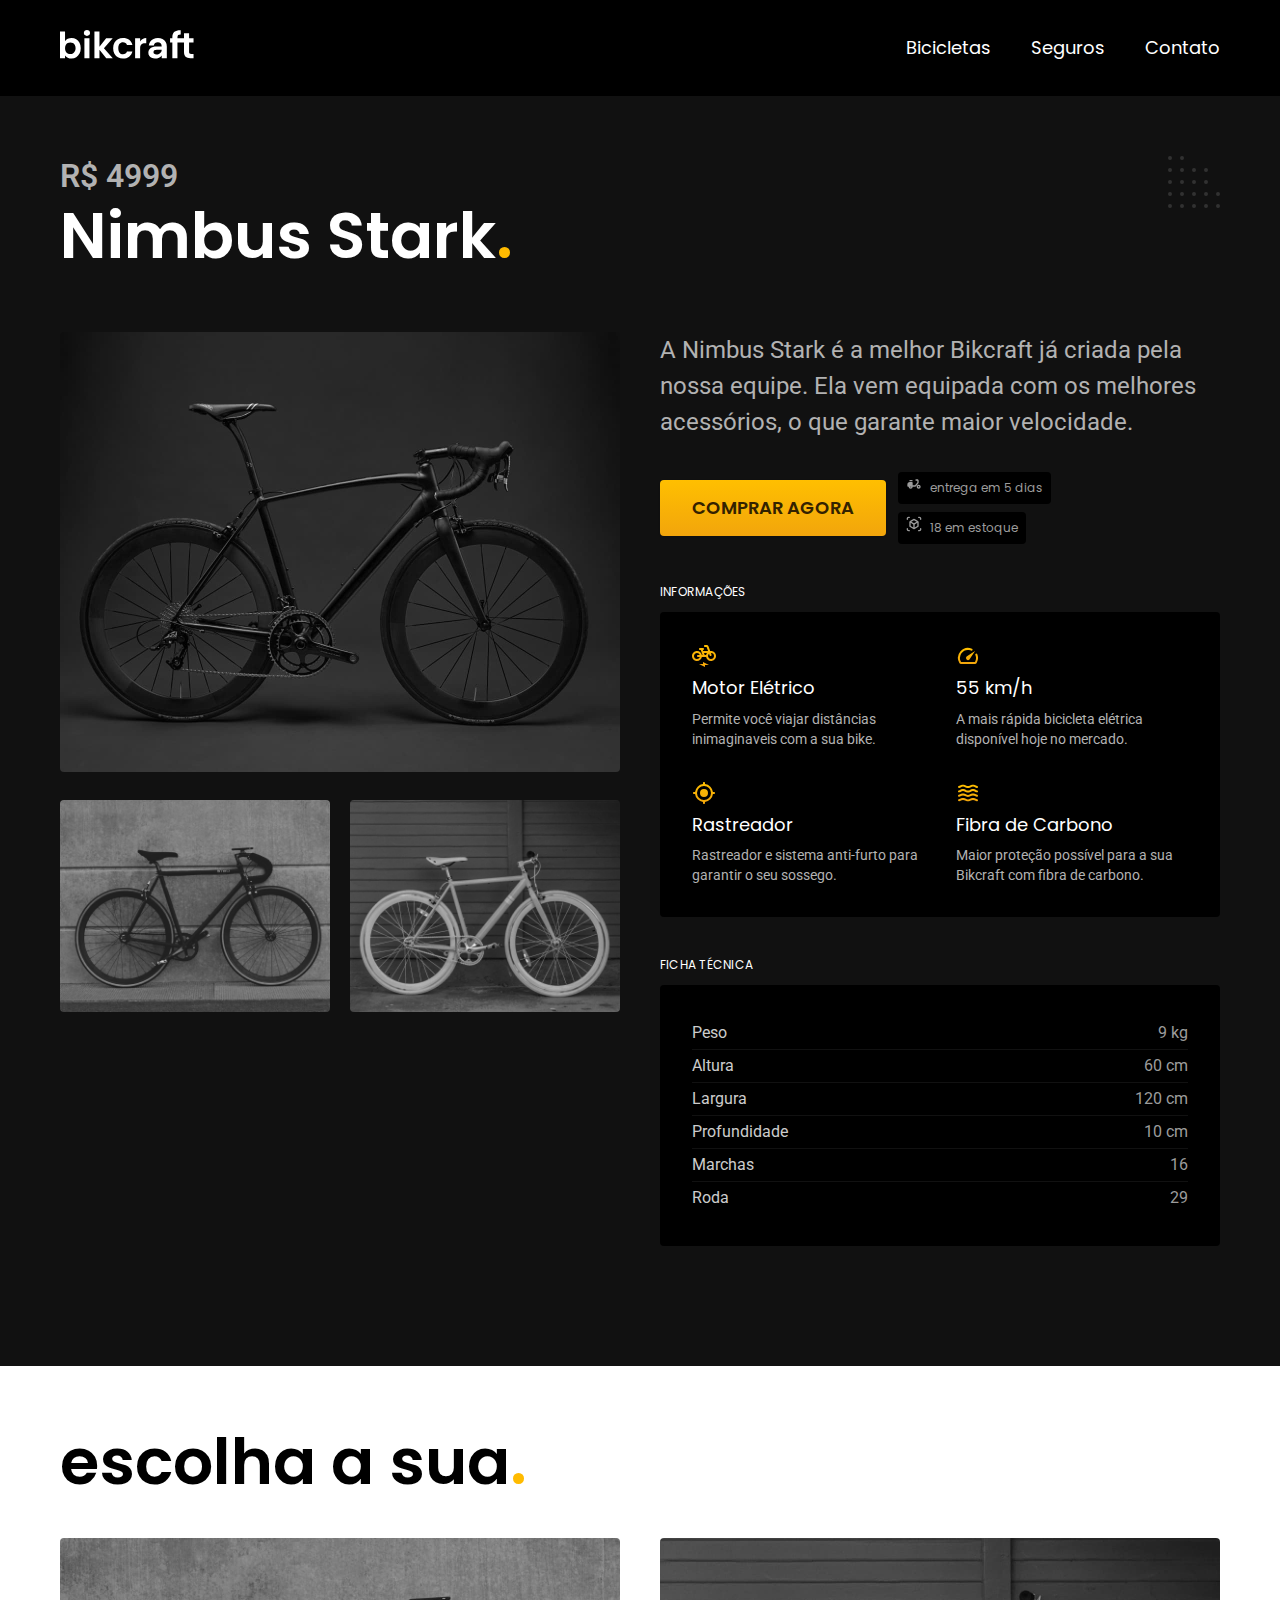
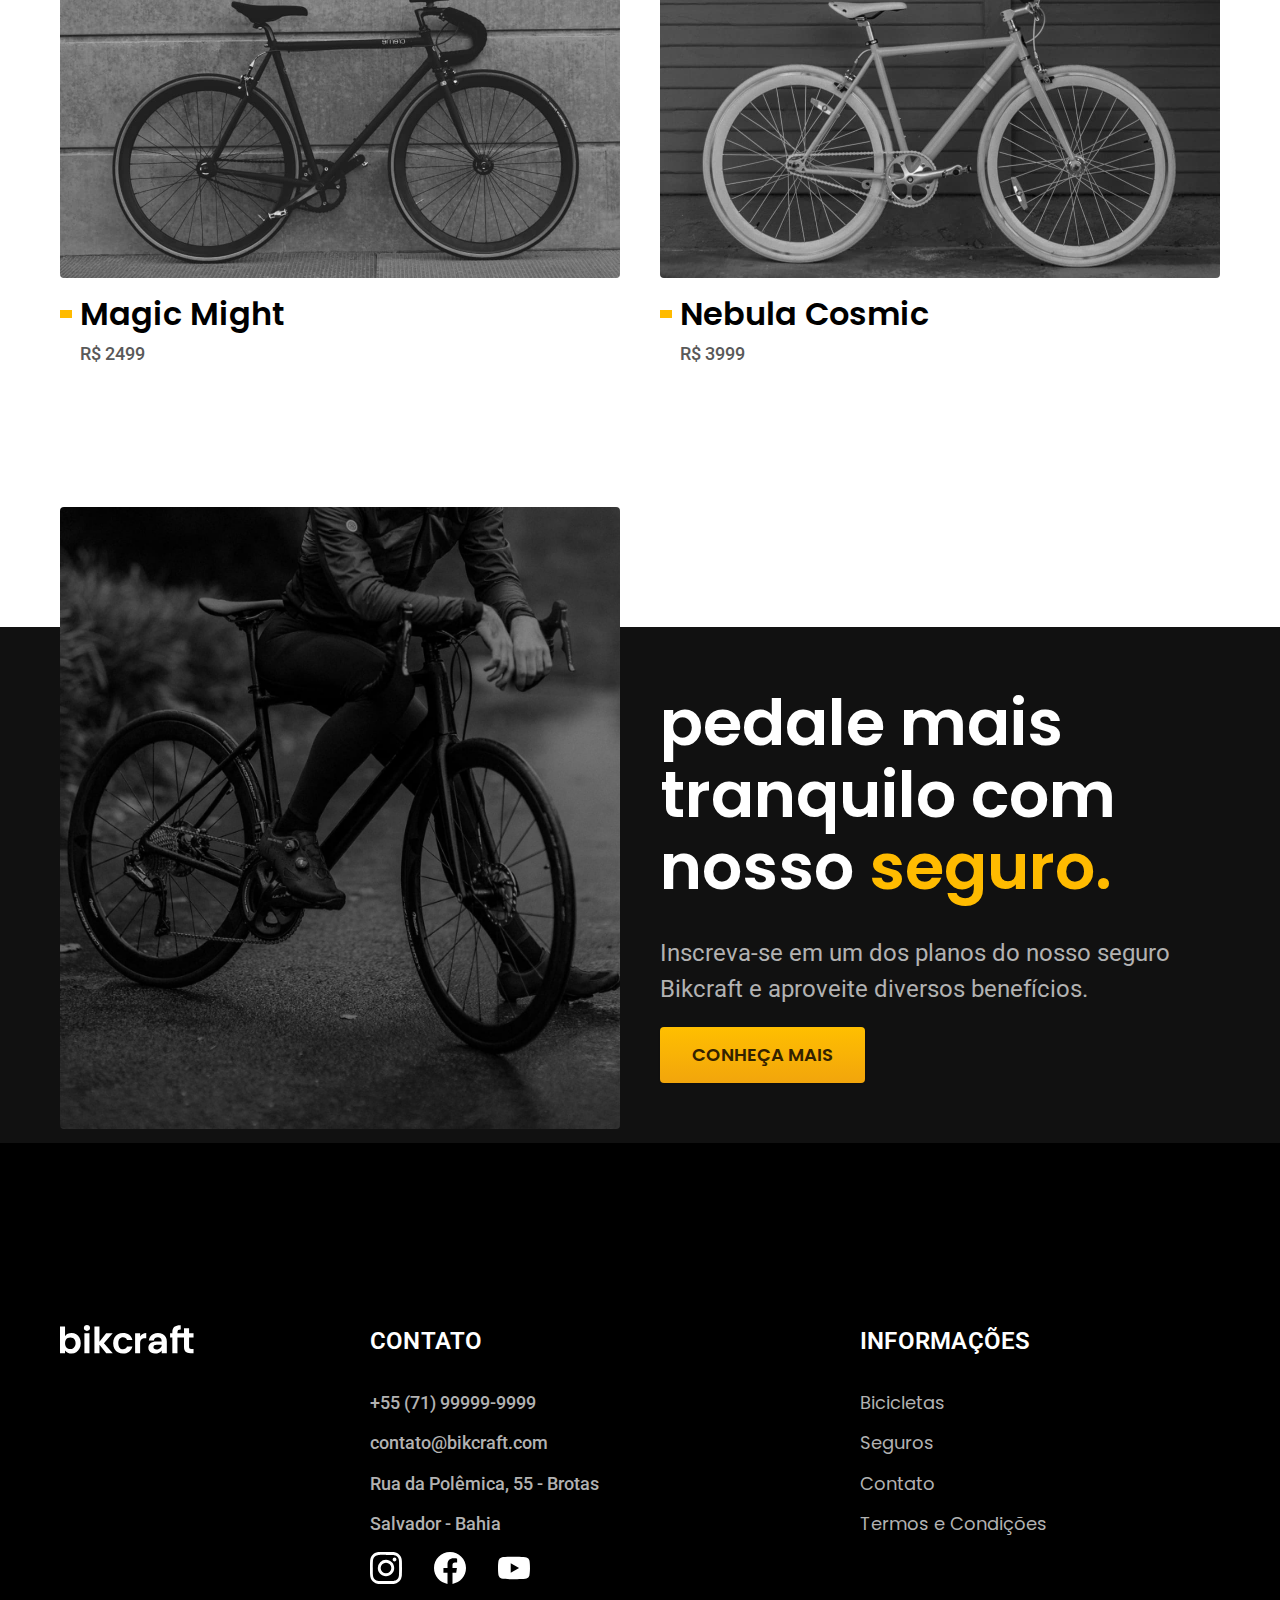
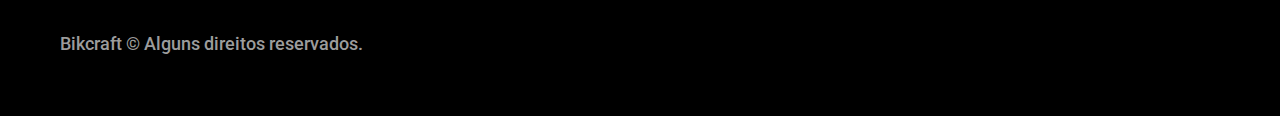
<file: bicicletas/nimbus.html>
<!DOCTYPE html>
<html lang="pt-br">
<head>
    <meta charset="UTF-8">
    <meta name="viewport" content="width=device-width, initial-scale=1.0">
    <meta name="description" content="Nimbus Stark.">

    <link rel="icon" href="../favicon.svg" type="image/svg+xml">
    <link rel="stylesheet" href="../css/style.css">
    
    <link rel="preconnect" href="https://fonts.googleapis.com">
    <link rel="preconnect" href="https://fonts.gstatic.com" crossorigin>
    <link href="https://fonts.googleapis.com/css2?family=Merriweather:ital,wght@1,900&family=Poppins:wght@400;600&family=Roboto:wght@400;500&display=swap" rel="stylesheet">
    
    <title>Nimbus Stark | Bikcraft</title>
    <script>document.documentElement.classList.add('js')</script>
</head>

<body id="bike">
    <header class="header-bg">
        <div class="header container">
            <a href="../"><img src="../img/bikcraft.svg" alt="Logo Bikcraft"></a>
            <nav aria-label="primaria">
                <ul class="header-menu font-1-m c0">
                    <li><a href="../bicicletas.html">Bicicletas</a></li>
                    <li><a href="../seguros.html">Seguros</a></li>
                    <li><a href="../contato.html">Contato</a></li>
                </ul>
            </nav>
        </div>
    </header>


    <main class="title-bg">
        <div>
            <div class="title container">
                <p class="font-2-xl c5">R$ 4999</p>
                <h1 class="font-1-xxl c0">Nimbus Stark<span class="p1">.</span></h1>
            </div>
        </div>


        <div class="bike container">
            <div class="bike-img">
                <img src="../img/bicicleta/nimbus1.jpg" alt="">
                <img src="../img/bicicleta/nimbus2.jpg" alt="">
                <img src="../img/bicicleta/nimbus3.jpg" alt="">
            </div>

            <div class="bike-content">
                <p class="font-2-l c5">A Nimbus Stark é a melhor Bikcraft já criada pela nossa equipe. 
                Ela vem equipada com os melhores acessórios, o que garante maior velocidade.</p>

                <div class="bike-buy">
                    <a class="button" href="../orcamento.html?tipo=bikcraft&produto=nimbus">comprar agora</a>
                    <span class="font-1-xs c6"><img src="../img/icones/entrega.svg" alt=""> entrega em 5 dias</span>
                    <span class="font-1-xs c6"><img src="../img/icones/estoque.svg" alt=""> 18 em estoque</span>
                </div>

                <h2 class="font-1-xs c0">Informações</h2>
                <ul class="bike-info">
                    <li>
                        <img src="../img/icones/eletrica.svg" alt="">
                        <h3 class="font-1-m c0">Motor Elétrico</h3>
                        <p class="font-2-xs c5">Permite você viajar distâncias inimaginaveis com a sua bike.</p>
                    </li>
                    <li>
                        <img src="../img/icones/velocidade.svg" alt="">
                        <h3 class="font-1-m c0">55 km/h</h3>
                        <p class="font-2-xs c5">A mais rápida bicicleta elétrica disponível hoje no mercado.</p>
                    </li>
                    <li>
                        <img src="../img/icones/rastreador.svg" alt="">
                        <h3 class="font-1-m c0">Rastreador</h3>
                        <p class="font-2-xs c5">Rastreador e sistema anti-furto para garantir o seu sossego.</p>
                    </li>
                    <li>
                        <img src="../img/icones/carbono.svg" alt="">
                        <h3 class="font-1-m c0">Fibra de Carbono</h3>
                        <p class="font-2-xs c5">Maior proteção possível para a sua Bikcraft com fibra de carbono.</p>
                    </li>
                </ul>

                <h2 class="font-1-xs c0">Ficha técnica</h2>
                <ul class="bike-ficha font-2-s c4">
                    <li>Peso <span>9 kg</span></li>
                    <li>Altura <span>60 cm</span></li>
                    <li>Largura <span>120 cm</span></li>
                    <li>Profundidade <span>10 cm</span></li>
                    <li>Marchas <span>16</span></li>
                    <li>Roda <span>29</span></li>
                </ul>

            </div>
        </div>
    </main>


    <article class="bikes-lista container">
        <h2 class="font-1-xxl">escolha a sua<span>.</span></h2>
        <ul class="bikes-lista-itens">
            <li><a href="./magic.html">
                <div><img src="../img/bicicletas/magic.jpg" alt="Bicicleta preta."></div>
                <h3 class="font-1-xl">Magic Might</h3>
                <span class="font-2-m c8">R$ 2499</span>
            </a></li>
            <li><a href="./nebula.html">
                <div><img src="../img/bicicletas/nebula.jpg" alt="Bicicleta branca."></div>
                <h3 class="font-1-xl">Nebula Cosmic</h3>
                <span class="font-2-m c8">R$ 3999</span>
            </a></li>
        </ul>
    </article>
    

    <article class="bike-seg-bg">
        <div class="bike-seg container">
            <div class="bike-seg-img">
                <img src="../img/fotos/seguros.jpg" alt="Pessoa em cima de uma bicicleta.">
            </div>

            <div class="bike-seg-content">
                <h2 class="font-1-xxl c0">pedale mais tranquilo com nosso <span class="p1">seguro.</span></h2>
                <p class="font-2-l c5">Inscreva-se em um dos planos do nosso seguro Bikcraft e aproveite diversos benefícios.</p>
                <a class="button" href="../seguros.html">conheça mais</a>
            </div>
        </div>
    </article>


    <footer class="footer-bg">
        <div class="footer container">    
            <img src="../img/bikcraft.svg" alt="Bikcraft">
            <div class="footer-contact">
                <h3 class="font-2-l-b c0">Contato</h3>
                <ul class="font-2-m c5">
                    <li><a href="tel: +5571999999999">+55 (71) 99999-9999</a></li>
                    <li><a href="mailto: contato@bikcraft.com">contato@bikcraft.com</a></li>
                    <li>Rua da Polêmica, 55 - Brotas</li>
                    <li>Salvador - Bahia</li>
                </ul>
                <div class="footer-redes">
                    <a href="../"><img src="../img/redes/instagram.svg" alt="Instagram"></a>
                    <a href="../"><img src="../img/redes/facebook.svg" alt="Facebook.svg"></a>
                    <a href="../"><img src="../img/redes/youtube.svg" alt="Youtube"></a>
                </div>
            </div>
            <div class="footer-info">
                <h3 class="font-2-l-b c0">Informações</h3>
                <nav><ul class="font-1-m c5">
                    <li><a href="../bicicletas.html">Bicicletas</a></li>
                    <li><a href="../seguros.html">Seguros</a></li>
                    <li><a href="../contato.html">Contato</a></li>
                    <li><a href="../termos.html">Termos e Condições</a></li>
                </ul></nav>
            </div>
            <p class="footer-copy font-2-m c6">Bikcraft © Alguns direitos reservados.</p>
        </div>
    </footer>
    <script src="../js/script.js"></script>
</body>
</html>
</file>
<file: css/style.css>
@import "./global/global.css";
@import "./util/tipografia.css";
@import "./util/cores.css";

@import "./global/header.css";
@import "./global/footer.css";

/* Utilitários */
@import "./util/componentes.css";
@import "./util/form.css";

/* Home */
@import "./home/intro.css";
@import "./home/tech.css";
@import "./home/partners.css";
@import "./home/depoimento.css";

/* Bicicletas */
@import "./bikes/bikes-lista.css";
@import "./bikes/bikes.css";

/* Pág. Interna de Cada Bike */
@import "./bike/bike.css"; 
@import "./bike/seguro.css"; 

/* Seguros */
@import "./seguros/seguros.css";
@import "./seguros/vantagens.css";
@import "./seguros/perguntas.css";

/* Termos */
@import "./termos/termos.css";

/* Contato */
@import "./contato/contato.css";
@import "./contato/lojas.css";

/* Orçamento */
@import "./orcamento/orcamento.css";
</file>
